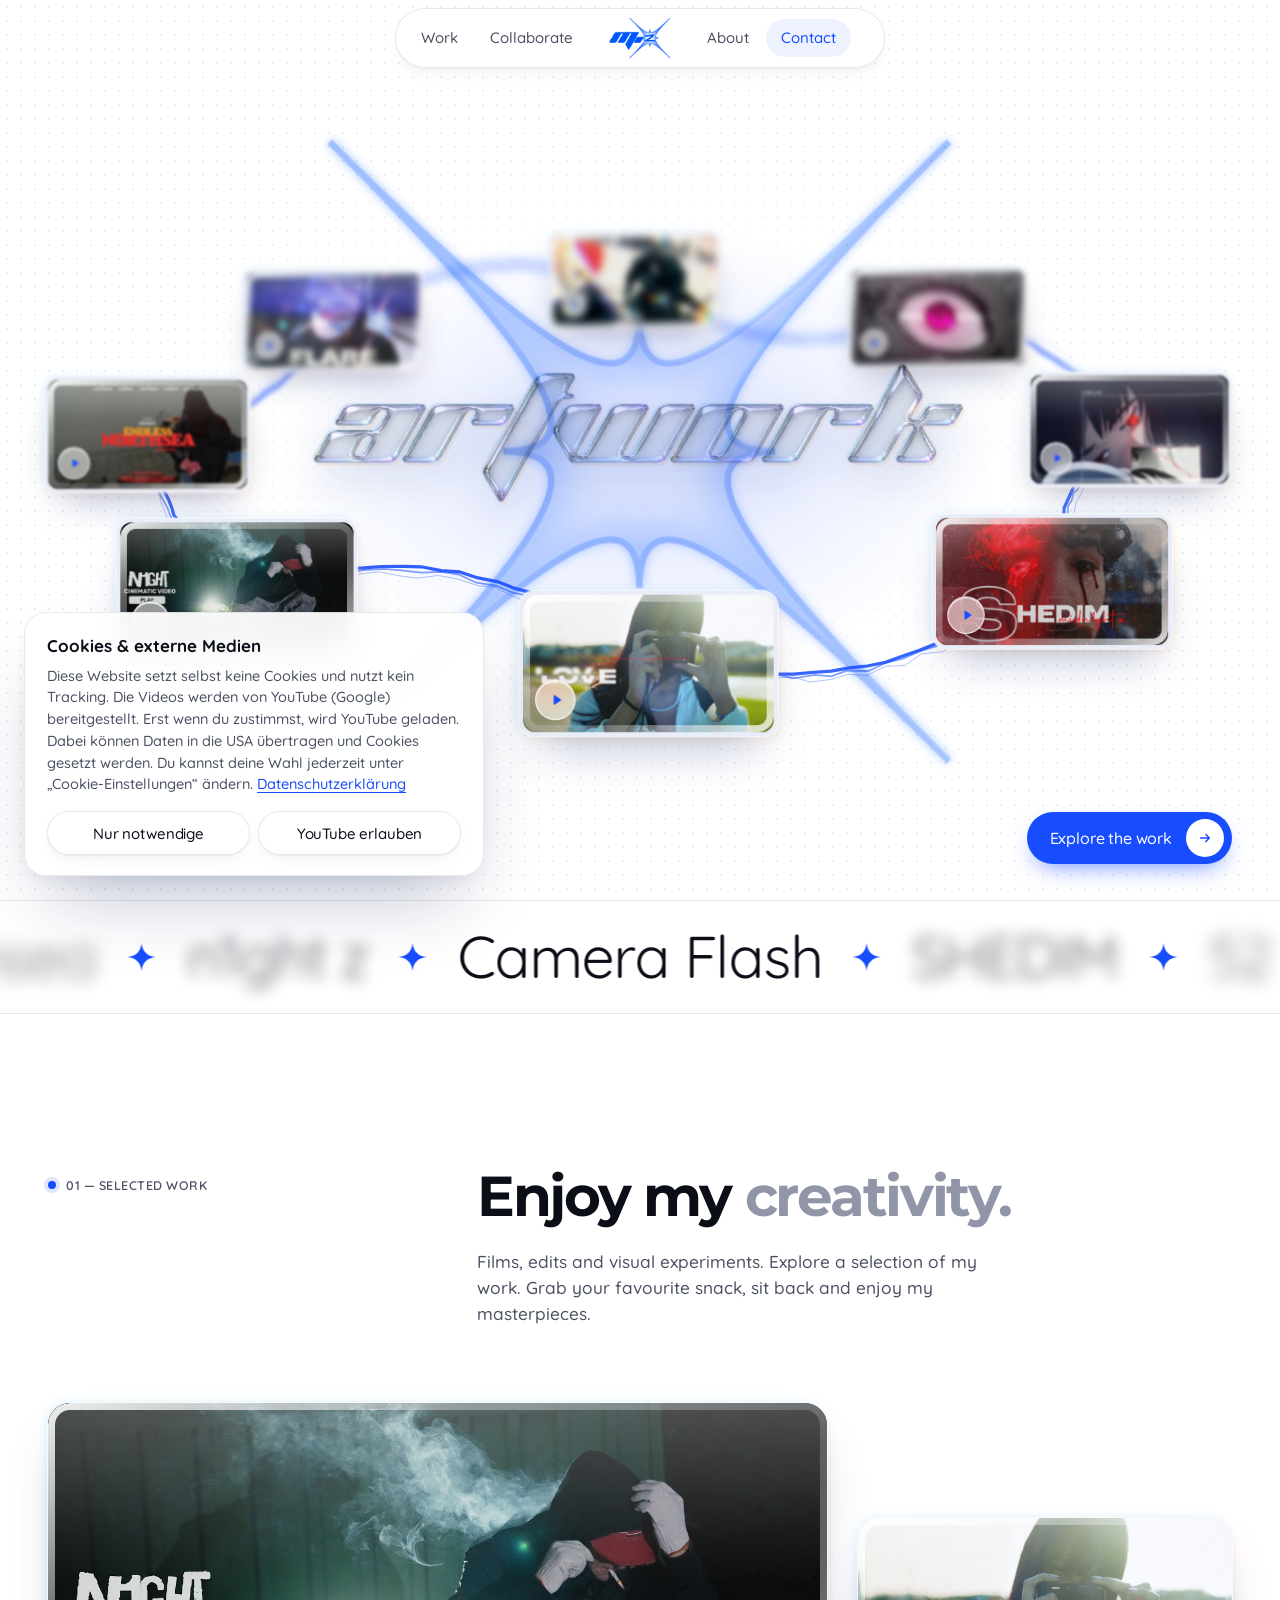
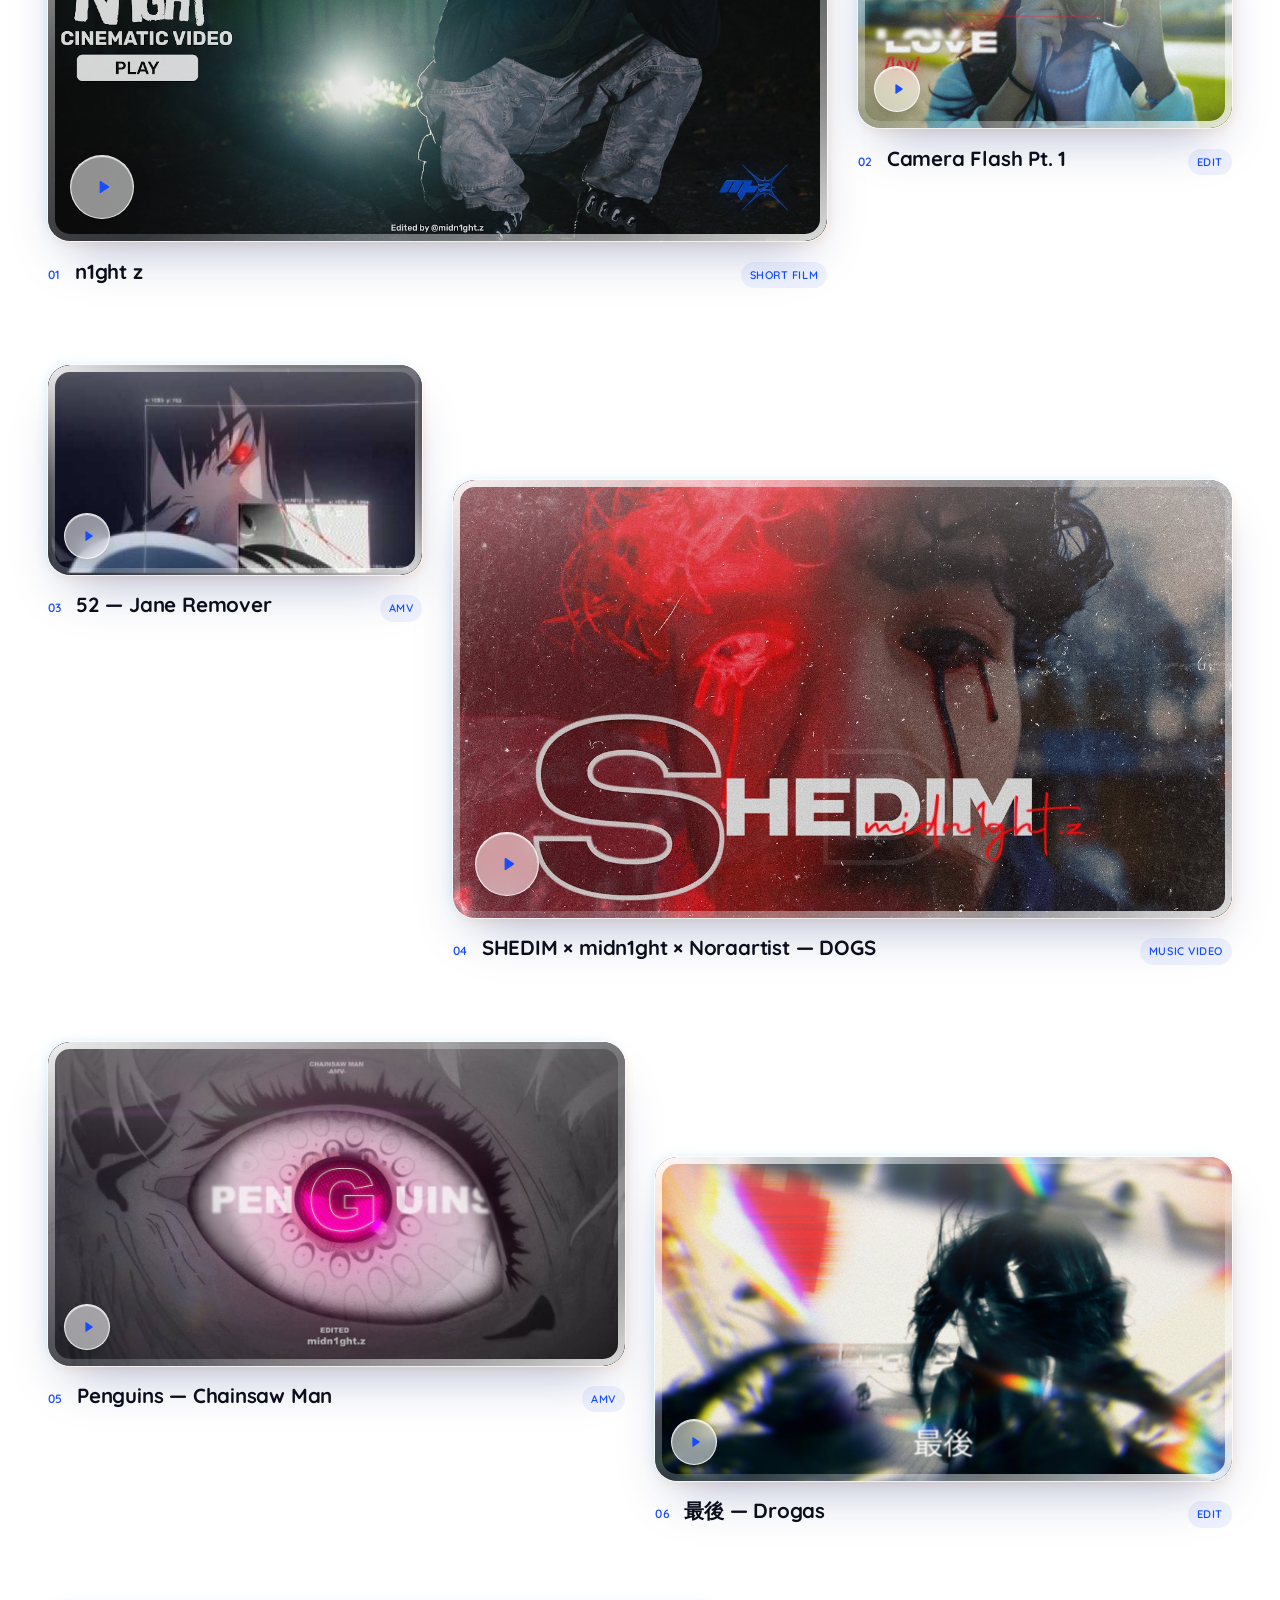
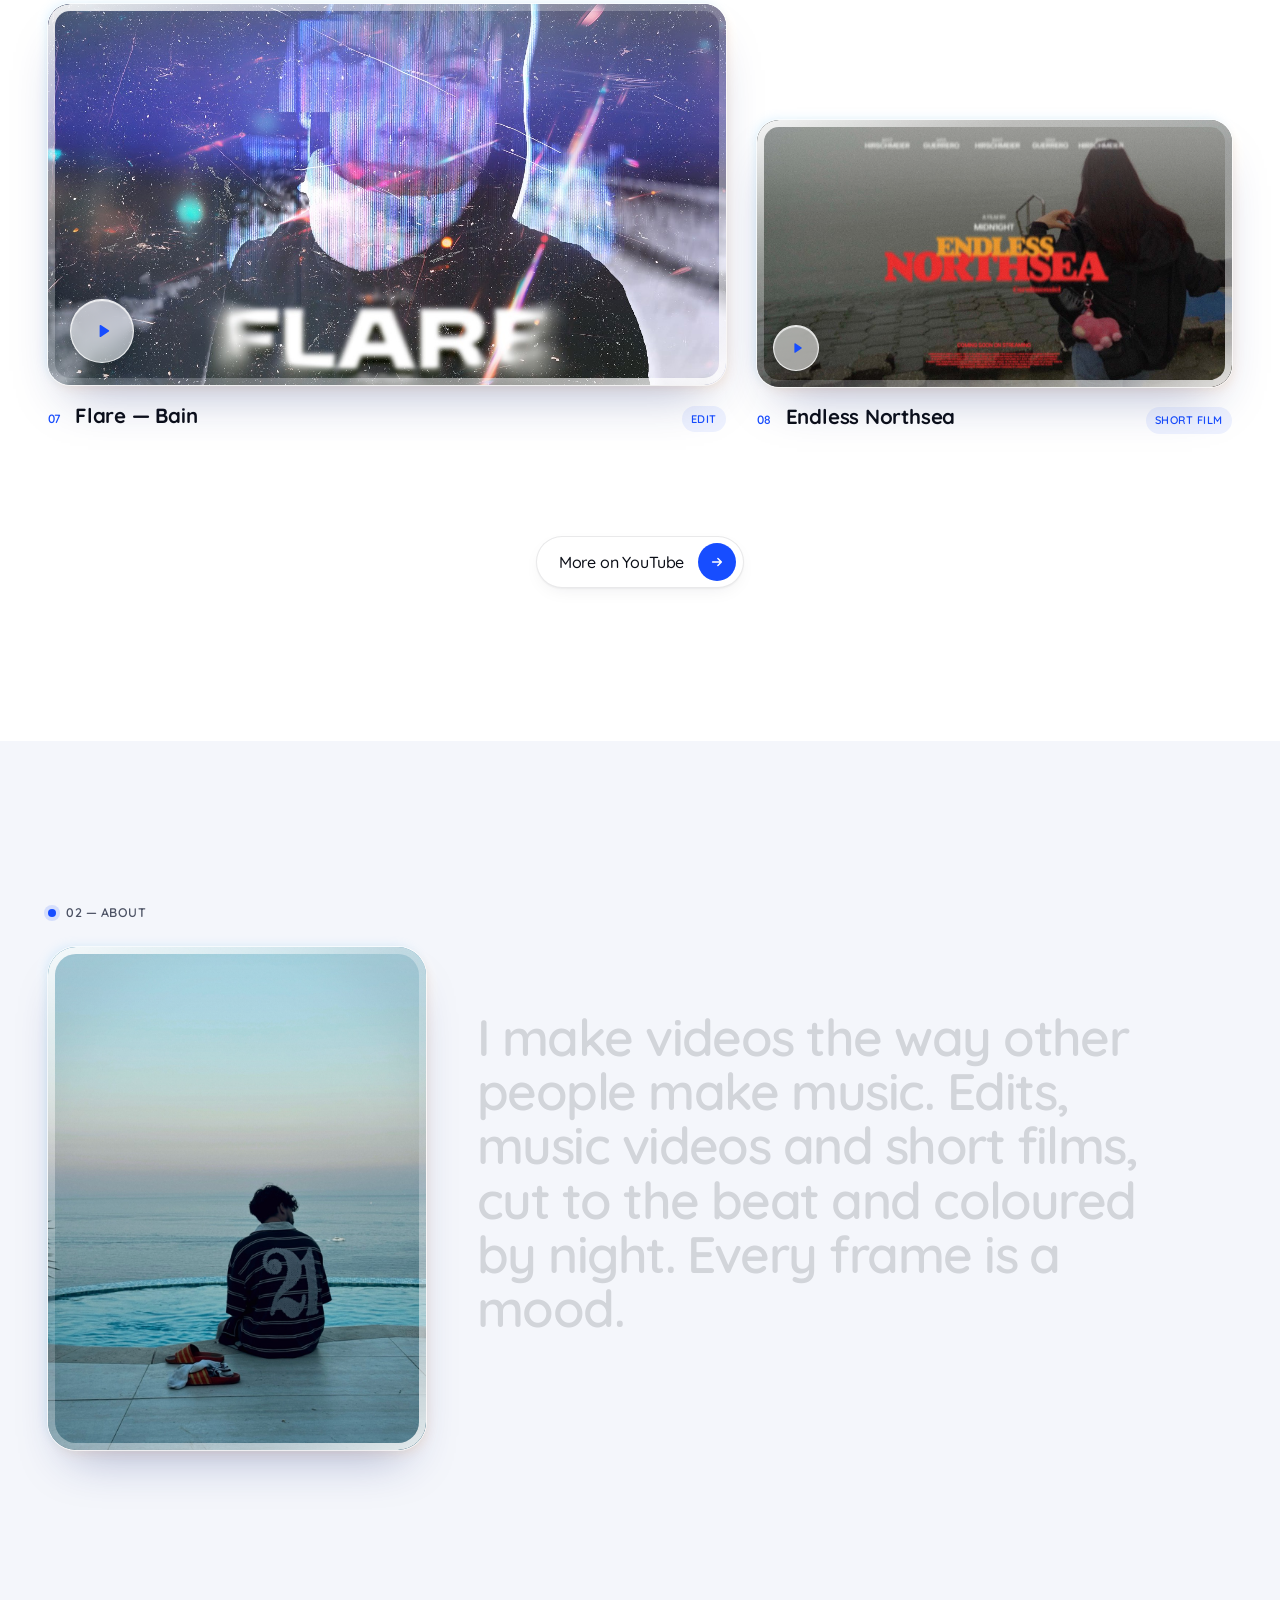
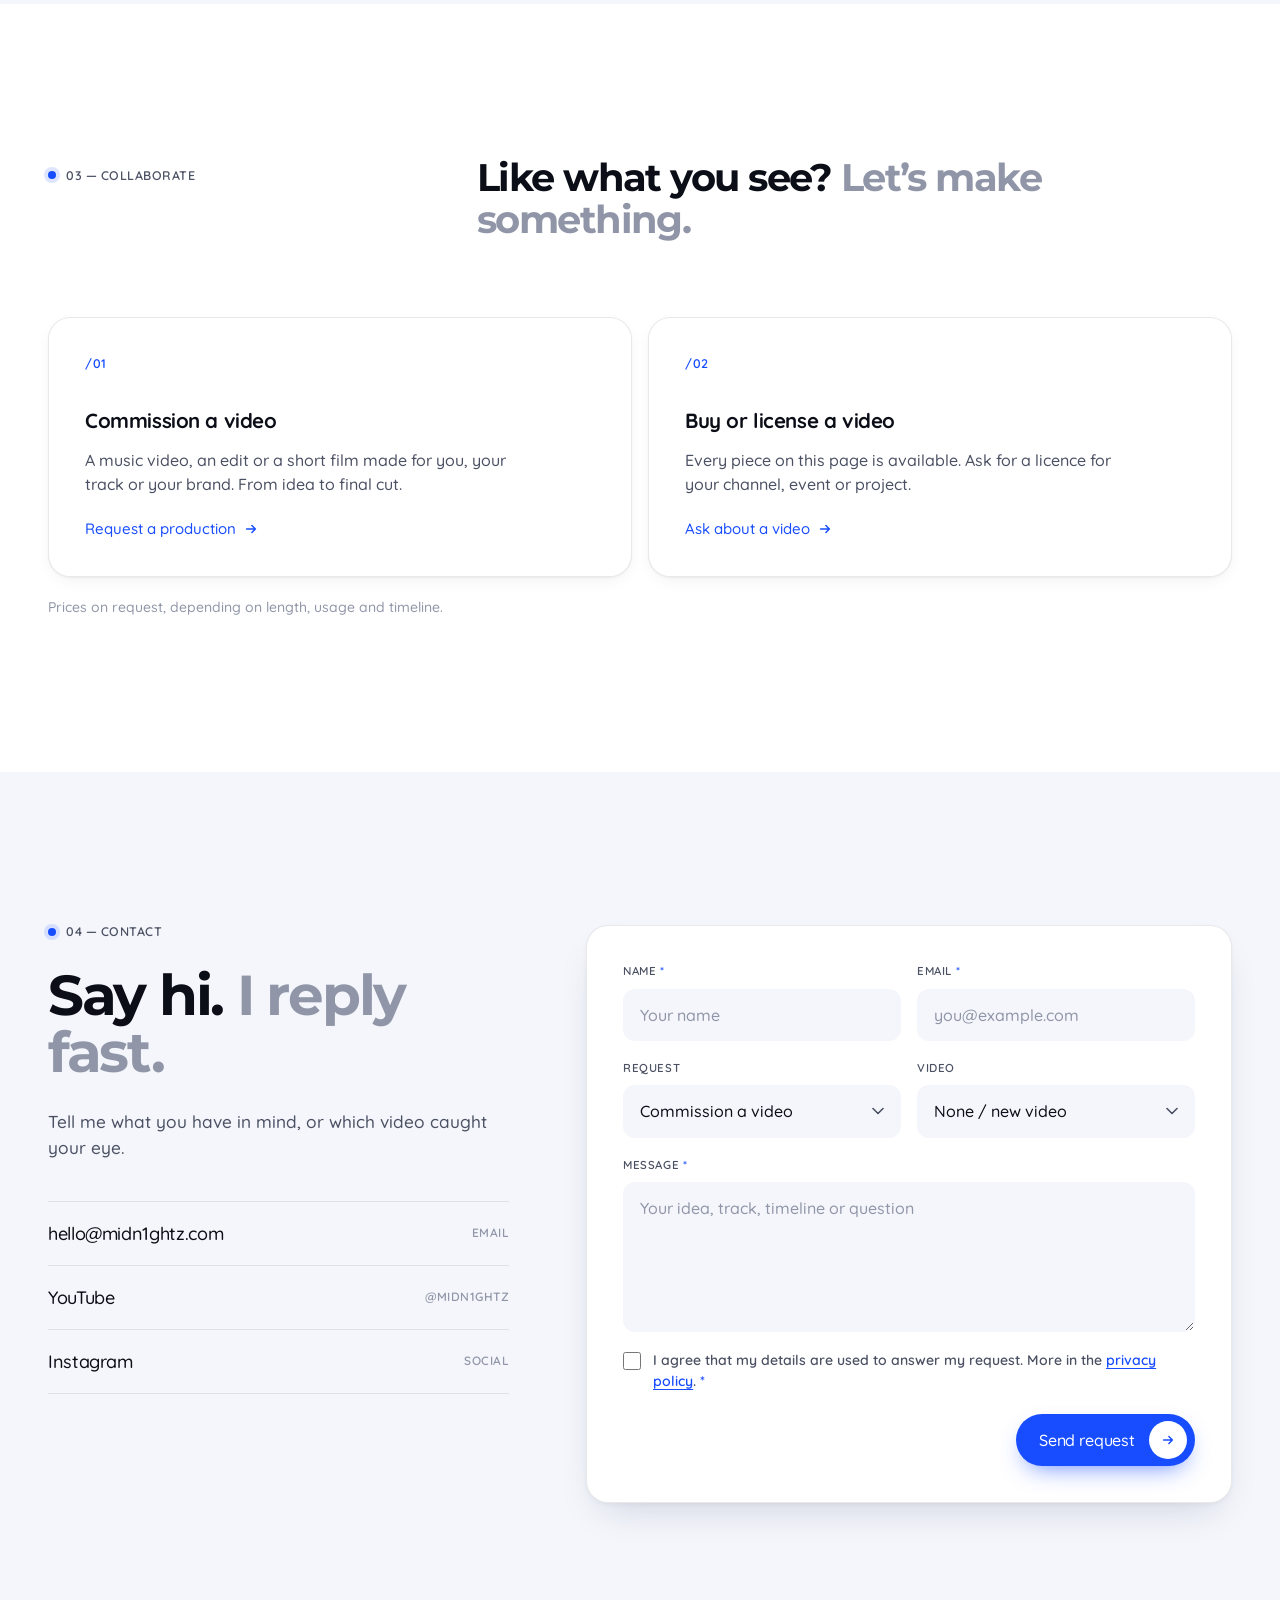
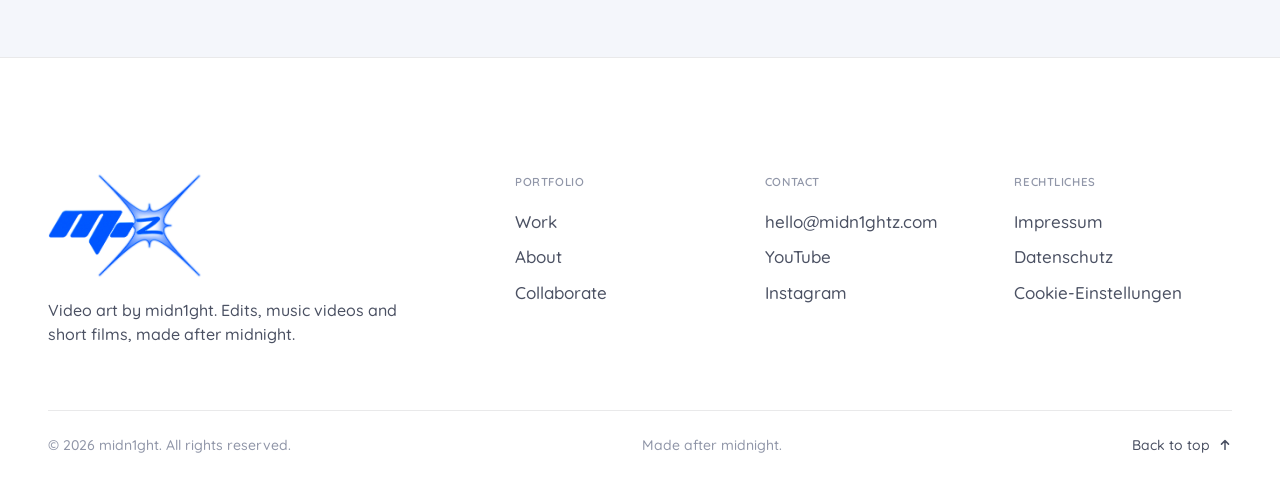
<file: index.html>
<!doctype html>
<html lang="en" class="no-js">
<head>
  <meta charset="utf-8">
  <meta name="viewport" content="width=device-width, initial-scale=1, viewport-fit=cover">
  <title>midn1ght — Video art, edits &amp; music videos</title>
  <meta name="description" content="The video portfolio of midn1ght: edits, music videos and short films. Watch the work, then commission or buy a video.">
  <link rel="canonical" href="https://www.midn1ghtz.com/">
  <meta name="theme-color" content="#ffffff">

  <!-- Open Graph / social preview -->
  <meta property="og:type" content="website">
  <meta property="og:site_name" content="midn1ght">
  <meta property="og:title" content="midn1ght — Video art, edits &amp; music videos">
  <meta property="og:description" content="Edits, music videos and short films. Cut to the beat, coloured by night.">
  <meta property="og:url" content="https://www.midn1ghtz.com/">
  <meta property="og:image" content="https://www.midn1ghtz.com/assets/img/og-image.png">
  <meta property="og:image:width" content="1200">
  <meta property="og:image:height" content="630">
  <meta name="twitter:card" content="summary_large_image">

  <!-- Icons -->
  <link rel="icon" href="assets/img/favicon-32.png" sizes="32x32" type="image/png">
  <link rel="apple-touch-icon" href="assets/img/apple-touch-icon.png">
  <link rel="manifest" href="site.webmanifest">
  <link rel="preload" href="assets/fonts/montserrat-latin-wght.woff2" as="font" type="font/woff2" crossorigin>
  <link rel="preload" href="assets/fonts/quicksand-variable.woff2" as="font" type="font/woff2" crossorigin>
  <link rel="stylesheet" href="assets/css/style.css?v=4">
  <script>document.documentElement.classList.replace('no-js', 'js');</script>

  <script type="application/ld+json">
  {
    "@context": "https://schema.org",
    "@type": "Person",
    "name": "midn1ght",
    "url": "https://www.midn1ghtz.com/",
    "image": "https://www.midn1ghtz.com/assets/img/icon-512.png",
    "description": "Video artist: edits, music videos and short films.",
    "email": "hello@midn1ghtz.com",
    "sameAs": ["https://www.youtube.com/@midn1ghtz"]
  }
  </script>
</head>
<body class="glass-thumbs">
  <!-- Icon sprite -->
  <svg width="0" height="0" style="position:absolute" aria-hidden="true">
    <symbol id="i-arrow" viewBox="0 0 16 16"><path d="M3 8h10M9 4l4 4-4 4" fill="none" stroke="currentColor" stroke-width="1.7" stroke-linecap="round" stroke-linejoin="round"/></symbol>
    <symbol id="i-arrow-up" viewBox="0 0 16 16"><path d="M8 13V3M4 7l4-4 4 4" fill="none" stroke="currentColor" stroke-width="1.7" stroke-linecap="round" stroke-linejoin="round"/></symbol>
    <symbol id="i-check" viewBox="0 0 16 16"><path d="M4 8.4 6.7 11 12 5.5" fill="none" stroke="currentColor" stroke-width="2" stroke-linecap="round" stroke-linejoin="round"/></symbol>
    <symbol id="i-play" viewBox="0 0 16 16"><path d="M5 3.2v9.6c0 .5.6.8 1 .5l7.2-4.8c.4-.3.4-.8 0-1.1L6 2.7c-.4-.3-1 0-1 .5Z" fill="currentColor"/></symbol>
    <symbol id="i-close" viewBox="0 0 16 16"><path d="M4 4l8 8M12 4l-8 8" fill="none" stroke="currentColor" stroke-width="1.8" stroke-linecap="round"/></symbol>
    <filter id="warp" x="-5%" y="-20%" width="110%" height="140%" color-interpolation-filters="sRGB">
      <feTurbulence id="warp-turb" type="fractalNoise" baseFrequency="0.008 0.05" numOctaves="2" seed="7" result="noise"/>
      <feDisplacementMap id="warp-disp" in="SourceGraphic" in2="noise" scale="0" xChannelSelector="R" yChannelSelector="G"/>
    </filter>
    <symbol id="i-star" viewBox="0 0 100 100"><path d="M50 0C53 30 70 47 100 50C70 53 53 70 50 100C47 70 30 53 0 50C30 47 47 30 50 0Z" fill="currentColor"/></symbol>
  </svg>

  <a class="skip-link" href="#main">Skip to content</a>

  <!-- ============ Header ============ -->
  <header class="site-header" data-header>
    <div class="container site-header__inner">
      <div class="header-bar">
        <nav class="nav nav--left" aria-label="Main">
          <a href="index.html#work">Work</a>
          <a href="index.html#collab">Collaborate</a>
        </nav>
        <a class="logo" href="index.html" aria-label="midn1ght — home">
          <img class="logo__img" src="assets/img/logo-sm.png" srcset="assets/img/logo-sm.png 234w, assets/img/logo.png 702w" sizes="80px" width="234" height="160" alt="midn1ght">
        </a>
        <nav class="nav nav--right" aria-label="More">
          <a href="index.html#about">About</a>
          <a href="index.html#contact">Contact</a>
        </nav>
      </div>
      <button class="menu-toggle" type="button" aria-expanded="false" aria-controls="mobile-menu" aria-label="Open menu"><span></span><span></span></button>
    </div>
  </header>

  <div class="mobile-menu" id="mobile-menu" inert>
    <nav class="mobile-menu__links" aria-label="Mobile">
      <a href="index.html#work">Work <small>01</small></a>
      <a href="index.html#about">About <small>02</small></a>
      <a href="index.html#collab">Collaborate <small>03</small></a>
      <a href="index.html#contact">Contact <small>04</small></a>
    </nav>
    <div class="mobile-menu__foot">
      <a class="btn btn--accent btn--block" href="index.html#contact">Get in touch <span class="btn__icon"><svg width="14" height="14"><use href="#i-arrow"/></svg></span></a>
      <p>hello@midn1ghtz.com</p>
    </div>
  </div>
  <!-- ============ /Header ============ -->

  <main id="main">
    <!-- ============ Showcase (3D ring of videos) ============ -->
    <!-- Videos: each card needs data-video (YouTube ID) and data-title. Thumbnails live in assets/img/videos/. -->
    <section class="showcase" id="top" aria-labelledby="top-title" data-showcase>
      <div class="showcase__sticky">
        <div class="showcase__glow" aria-hidden="true">
          <img class="showcase__star" src="assets/img/star.png" width="540" height="540" alt="">
        </div>
        <h1 class="showcase__title" id="top-title"><span class="wordmark" data-warp><img class="showcase__line showcase__wordmark" src="assets/img/artwork.webp" width="2000" height="667" alt="Artwork"></span><span class="sr-only"> by midn1ght</span></h1>
        <div class="showcase__stage">
          <div class="showcase__ring" data-ring>
            <button class="showcase__card" type="button" style="--i:0" data-video="0vl33gfI594" data-title="n1ght z"><span class="tilt" data-tilt><img src="assets/img/videos/0vl33gfI594.jpg" alt="" width="1280" height="720"><span class="play-badge"><svg width="14" height="14"><use href="#i-play"/></svg></span></span><span class="sr-only">Play “n1ght z”</span></button>
            <button class="showcase__card" type="button" style="--i:1" data-video="E9KSWnn4AkE" data-title="Camera Flash Pt. 1"><span class="tilt" data-tilt><img src="assets/img/videos/E9KSWnn4AkE.jpg" alt="" width="1280" height="720"><span class="play-badge"><svg width="14" height="14"><use href="#i-play"/></svg></span></span><span class="sr-only">Play “Camera Flash Pt. 1”</span></button>
            <button class="showcase__card" type="button" style="--i:2" data-video="DTlzzOFIpUI" data-title="DOGS — Music video"><span class="tilt" data-tilt><img src="assets/img/videos/DTlzzOFIpUI.jpg" alt="" width="1280" height="720"><span class="play-badge"><svg width="14" height="14"><use href="#i-play"/></svg></span></span><span class="sr-only">Play “DOGS — Music video”</span></button>
            <button class="showcase__card" type="button" style="--i:3" data-video="fPDi1ig6C5U" data-title="52 — AMV"><span class="tilt" data-tilt><img src="assets/img/videos/fPDi1ig6C5U.jpg" alt="" width="480" height="360"><span class="play-badge"><svg width="14" height="14"><use href="#i-play"/></svg></span></span><span class="sr-only">Play “52 — AMV”</span></button>
            <button class="showcase__card" type="button" style="--i:4" data-video="a8Le-u5QT2U" data-title="Penguins — AMV"><span class="tilt" data-tilt><img src="assets/img/videos/a8Le-u5QT2U.jpg" alt="" width="1280" height="720"><span class="play-badge"><svg width="14" height="14"><use href="#i-play"/></svg></span></span><span class="sr-only">Play “Penguins — AMV”</span></button>
            <button class="showcase__card" type="button" style="--i:5" data-video="e7J6bRWpvaU" data-title="最後 — Edit"><span class="tilt" data-tilt><img src="assets/img/videos/e7J6bRWpvaU.jpg" alt="" width="1280" height="720"><span class="play-badge"><svg width="14" height="14"><use href="#i-play"/></svg></span></span><span class="sr-only">Play “最後 — Edit”</span></button>
            <button class="showcase__card" type="button" style="--i:6" data-video="HSmztqRdY_8" data-title="Flare — Edit"><span class="tilt" data-tilt><img src="assets/img/videos/HSmztqRdY_8.jpg" alt="" width="1280" height="720"><span class="play-badge"><svg width="14" height="14"><use href="#i-play"/></svg></span></span><span class="sr-only">Play “Flare — Edit”</span></button>
            <button class="showcase__card" type="button" style="--i:7" data-video="CtoVYPKOXnU" data-title="Endless Northsea"><span class="tilt" data-tilt><img src="assets/img/videos/CtoVYPKOXnU.jpg" alt="" width="1280" height="720"><span class="play-badge"><svg width="14" height="14"><use href="#i-play"/></svg></span></span><span class="sr-only">Play “Endless Northsea”</span></button>
          </div>
        </div>
        <div class="showcase__foot">
          <p class="showcase__hint"><span class="pulse" aria-hidden="true"></span>Edits, music videos &amp; short films. Click a frame to watch.</p>
          <a class="btn btn--accent" href="#work">Explore the work <span class="btn__icon"><svg width="14" height="14"><use href="#i-arrow"/></svg></span></a>
        </div>
      </div>
    </section>

    <!-- ============ Ticker ============ -->
    <div class="ticker" aria-hidden="true">
      <div class="ticker__track" data-ticker>
        <span>n1ght z</span><svg><use href="#i-star"/></svg><span>Camera Flash</span><svg><use href="#i-star"/></svg><span>SHEDIM</span><svg><use href="#i-star"/></svg><span>52</span><svg><use href="#i-star"/></svg><span>Penguins</span><svg><use href="#i-star"/></svg><span>最後</span><svg><use href="#i-star"/></svg><span>Flare</span><svg><use href="#i-star"/></svg><span>Endless Northsea</span><svg><use href="#i-star"/></svg>
        <span>n1ght z</span><svg><use href="#i-star"/></svg><span>Camera Flash</span><svg><use href="#i-star"/></svg><span>SHEDIM</span><svg><use href="#i-star"/></svg><span>52</span><svg><use href="#i-star"/></svg><span>Penguins</span><svg><use href="#i-star"/></svg><span>最後</span><svg><use href="#i-star"/></svg><span>Flare</span><svg><use href="#i-star"/></svg><span>Endless Northsea</span><svg><use href="#i-star"/></svg>
        <span>n1ght z</span><svg><use href="#i-star"/></svg><span>Camera Flash</span><svg><use href="#i-star"/></svg><span>SHEDIM</span><svg><use href="#i-star"/></svg><span>52</span><svg><use href="#i-star"/></svg><span>Penguins</span><svg><use href="#i-star"/></svg><span>最後</span><svg><use href="#i-star"/></svg><span>Flare</span><svg><use href="#i-star"/></svg><span>Endless Northsea</span><svg><use href="#i-star"/></svg>
      </div>
    </div>

    <!-- ============ 01 Work — gallery ============ -->
    <section class="section" id="work" aria-labelledby="work-title">
      <div class="container">
        <div class="section-head">
          <div class="section-head__title"><span class="eyebrow">01 — Selected work</span></div>
          <div class="section-head__title">
            <h2 class="h-1" id="work-title">Enjoy my <span class="muted">creativity.</span></h2>
            <p class="lead">Films, edits and visual experiments. Explore a selection of my work. Grab your favourite snack, sit back and enjoy my masterpieces.</p>
          </div>
        </div>

        <div class="gallery">
          <article class="piece piece--xl reveal">
            <button class="piece__media" type="button" data-video="0vl33gfI594" data-title="n1ght z" aria-label="Play “n1ght z”">
              <span class="tilt" data-tilt><img src="assets/img/videos/0vl33gfI594.jpg" alt="Thumbnail of n1ght z" width="1280" height="720" loading="lazy"><span class="play-badge play-badge--lg"><svg width="18" height="18"><use href="#i-play"/></svg></span></span>
            </button>
            <div class="piece__meta"><span class="piece__num">01</span><h3>n1ght z</h3><span class="piece__tag">Short film</span></div>
          </article>

          <article class="piece piece--sm piece--drop reveal" data-delay="1">
            <button class="piece__media" type="button" data-video="E9KSWnn4AkE" data-title="Camera Flash Pt. 1" aria-label="Play “Camera Flash Pt. 1”">
              <span class="tilt" data-tilt><img src="assets/img/videos/E9KSWnn4AkE.jpg" alt="Thumbnail of Camera Flash Pt. 1" width="1280" height="720" loading="lazy"><span class="play-badge"><svg width="14" height="14"><use href="#i-play"/></svg></span></span>
            </button>
            <div class="piece__meta"><span class="piece__num">02</span><h3>Camera Flash Pt. 1</h3><span class="piece__tag">Edit</span></div>
          </article>

          <article class="piece piece--sm reveal">
            <button class="piece__media" type="button" data-video="fPDi1ig6C5U" data-title="52 — AMV" aria-label="Play “52 — AMV”">
              <span class="tilt" data-tilt><img src="assets/img/videos/fPDi1ig6C5U.jpg" alt="Thumbnail of 52" width="480" height="360" loading="lazy"><span class="play-badge"><svg width="14" height="14"><use href="#i-play"/></svg></span></span>
            </button>
            <div class="piece__meta"><span class="piece__num">03</span><h3>52 — Jane Remover</h3><span class="piece__tag">AMV</span></div>
          </article>

          <article class="piece piece--xl piece--drop reveal" data-delay="1">
            <button class="piece__media" type="button" data-video="DTlzzOFIpUI" data-title="DOGS — Music video" aria-label="Play “DOGS — Music video”">
              <span class="tilt" data-tilt><img src="assets/img/videos/DTlzzOFIpUI.jpg" alt="Thumbnail of the DOGS music video" width="1280" height="720" loading="lazy"><span class="play-badge play-badge--lg"><svg width="18" height="18"><use href="#i-play"/></svg></span></span>
            </button>
            <div class="piece__meta"><span class="piece__num">04</span><h3>SHEDIM × midn1ght × Noraartist — DOGS</h3><span class="piece__tag">Music video</span></div>
          </article>

          <article class="piece piece--md reveal">
            <button class="piece__media" type="button" data-video="a8Le-u5QT2U" data-title="Penguins — AMV" aria-label="Play “Penguins — AMV”">
              <span class="tilt" data-tilt><img src="assets/img/videos/a8Le-u5QT2U.jpg" alt="Thumbnail of Penguins" width="1280" height="720" loading="lazy"><span class="play-badge"><svg width="14" height="14"><use href="#i-play"/></svg></span></span>
            </button>
            <div class="piece__meta"><span class="piece__num">05</span><h3>Penguins — Chainsaw Man</h3><span class="piece__tag">AMV</span></div>
          </article>

          <article class="piece piece--md piece--drop reveal" data-delay="1">
            <button class="piece__media" type="button" data-video="e7J6bRWpvaU" data-title="最後 — Edit" aria-label="Play “最後 — Edit”">
              <span class="tilt" data-tilt><img src="assets/img/videos/e7J6bRWpvaU.jpg" alt="Thumbnail of 最後" width="1280" height="720" loading="lazy"><span class="play-badge"><svg width="14" height="14"><use href="#i-play"/></svg></span></span>
            </button>
            <div class="piece__meta"><span class="piece__num">06</span><h3>最後 — Drogas</h3><span class="piece__tag">Edit</span></div>
          </article>

          <article class="piece piece--lg reveal">
            <button class="piece__media" type="button" data-video="HSmztqRdY_8" data-title="Flare — Edit" aria-label="Play “Flare — Edit”">
              <span class="tilt" data-tilt><img src="assets/img/videos/HSmztqRdY_8.jpg" alt="Thumbnail of Flare" width="1280" height="720" loading="lazy"><span class="play-badge play-badge--lg"><svg width="18" height="18"><use href="#i-play"/></svg></span></span>
            </button>
            <div class="piece__meta"><span class="piece__num">07</span><h3>Flare — Bain</h3><span class="piece__tag">Edit</span></div>
          </article>

          <article class="piece piece--sm piece--drop reveal" data-delay="1">
            <button class="piece__media" type="button" data-video="CtoVYPKOXnU" data-title="Endless Northsea" aria-label="Play “Endless Northsea”">
              <span class="tilt" data-tilt><img src="assets/img/videos/CtoVYPKOXnU.jpg" alt="Thumbnail of Endless Northsea" width="1280" height="720" loading="lazy"><span class="play-badge"><svg width="14" height="14"><use href="#i-play"/></svg></span></span>
            </button>
            <div class="piece__meta"><span class="piece__num">08</span><h3>Endless Northsea</h3><span class="piece__tag">Short film</span></div>
          </article>
        </div>

        <div class="work-cta">
          <a class="btn btn--light" href="https://www.youtube.com/@midn1ghtz" target="_blank" rel="noopener">More on YouTube <span class="btn__icon"><svg width="14" height="14"><use href="#i-arrow"/></svg></span></a>
        </div>
      </div>
    </section>

    <!-- ============ 02 About / statement ============ -->
    <section class="section section--tint" id="about" aria-labelledby="about-title">
      <div class="container approach__grid about">
        <div class="about__side">
          <span class="eyebrow" id="about-title">02 — About</span>
          <figure class="about__figure reveal">
            <span class="tilt about__photo" data-tilt><img src="assets/img/about.jpg" width="1050" height="1400" alt="midn1ght sitting at the edge of a pool, looking out over the sea at dusk" loading="lazy"></span>
          </figure>
        </div>
        <p class="statement" data-statement>I make videos the way other people make music. Edits, music videos and short films, cut to the beat and coloured by night. Every frame is a mood.</p>
      </div>
    </section>

    <!-- ============ 03 Collaborate (kept quiet on purpose) ============ -->
    <section class="section" id="collab" aria-labelledby="collab-title">
      <div class="container">
        <div class="section-head">
          <div class="section-head__title"><span class="eyebrow">03 — Collaborate</span></div>
          <div class="section-head__title">
            <h2 class="h-2" id="collab-title">Like what you see? <span class="muted">Let’s make something.</span></h2>
          </div>
        </div>
        <div class="collab">
          <a class="collab__card reveal" href="#contact" data-request="Commission a video">
            <span class="collab__num">/01</span>
            <h3 class="h-3">Commission a video</h3>
            <p>A music video, an edit or a short film made for you, your track or your brand. From idea to final cut.</p>
            <span class="collab__link">Request a production <svg width="14" height="14" aria-hidden="true"><use href="#i-arrow"/></svg></span>
          </a>
          <a class="collab__card reveal" data-delay="1" href="#contact" data-request="Buy or license a video">
            <span class="collab__num">/02</span>
            <h3 class="h-3">Buy or license a video</h3>
            <p>Every piece on this page is available. Ask for a licence for your channel, event or project.</p>
            <span class="collab__link">Ask about a video <svg width="14" height="14" aria-hidden="true"><use href="#i-arrow"/></svg></span>
          </a>
        </div>
        <p class="collab__note">Prices on request, depending on length, usage and timeline.</p>
      </div>
    </section>

    <!-- ============ 04 Contact ============ -->
    <section class="section section--tint" id="contact" aria-labelledby="contact-title">
      <div class="container contact">
        <div class="contact__aside">
          <span class="eyebrow">04 — Contact</span>
          <h2 class="h-1" id="contact-title">Say hi. <span class="muted">I reply fast.</span></h2>
          <p class="lead">Tell me what you have in mind, or which video caught your eye.</p>
          <div class="contact-links">
            <a href="mailto:hello@midn1ghtz.com">hello@midn1ghtz.com <span>Email</span></a>
            <a href="https://www.youtube.com/@midn1ghtz" target="_blank" rel="noopener">YouTube <span>@midn1ghtz</span></a>
            <a href="https://www.instagram.com/" target="_blank" rel="noopener">Instagram <span>Social</span></a>
          </div>
        </div>

        <!--
          FORM SETUP: set data-endpoint to where the form should be sent.
            ""                                → opens the visitor's email app (mailto fallback, works everywhere)
            "contact.php"                     → PHP hosting — edit contact.php
            "https://formspree.io/f/XXXXXXX"  → Formspree or any service that accepts POST + JSON
        -->
        <form class="form" data-form data-endpoint="" data-mailto="hello@midn1ghtz.com" novalidate>
          <div class="field">
            <label for="f-name">Name <span class="req">*</span></label>
            <input class="input" id="f-name" name="name" type="text" autocomplete="name" required placeholder="Your name">
          </div>
          <div class="field">
            <label for="f-email">Email <span class="req">*</span></label>
            <input class="input" id="f-email" name="email" type="email" autocomplete="email" required placeholder="you@example.com">
          </div>
          <div class="field">
            <label for="f-request">Request</label>
            <select class="input" id="f-request" name="request">
              <option value="Commission a video">Commission a video</option>
              <option value="Buy or license a video">Buy or license a video</option>
              <option value="Something else">Something else</option>
            </select>
          </div>
          <div class="field">
            <label for="f-video">Video</label>
            <select class="input" id="f-video" name="video">
              <option value="">None / new video</option>
              <option value="n1ght z">n1ght z</option>
              <option value="Camera Flash Pt. 1">Camera Flash Pt. 1</option>
              <option value="DOGS — Music video">DOGS — Music video</option>
              <option value="52 — AMV">52 — AMV</option>
              <option value="Penguins — AMV">Penguins — AMV</option>
              <option value="最後 — Edit">最後 — Edit</option>
              <option value="Flare — Edit">Flare — Edit</option>
              <option value="Endless Northsea">Endless Northsea</option>
            </select>
          </div>
          <div class="field field--full">
            <label for="f-message">Message <span class="req">*</span></label>
            <textarea class="input" id="f-message" name="message" required placeholder="Your idea, track, timeline or question"></textarea>
          </div>
          <div class="hp" aria-hidden="true">
            <label for="f-company-url">Leave this field empty</label>
            <input id="f-company-url" name="company_url" type="text" tabindex="-1" autocomplete="off">
          </div>
          <div class="field field--full">
            <label class="consent"><input type="checkbox" name="consent" value="yes" required><span>I agree that my details are used to answer my request. More in the <a href="privacy.html">privacy policy</a>. <span class="req">*</span></span></label>
          </div>
          <div class="form__foot">
            <p class="form__status" role="status" data-status></p>
            <button class="btn btn--accent" type="submit">Send request <span class="btn__icon"><svg width="14" height="14"><use href="#i-arrow"/></svg></span></button>
          </div>
        </form>
      </div>
    </section>
  </main>

  <!-- ============ Video overlay ============ -->
  <div class="player" data-player hidden>
    <div class="player__backdrop" data-player-close></div>
    <div class="player__dialog" role="dialog" aria-modal="true" aria-labelledby="player-title">
      <div class="player__frame" data-player-frame></div>
      <div class="player__bar">
        <p class="player__title" id="player-title" data-player-title></p>
        <a class="player__ask" href="#contact" data-player-ask>Ask about this video <svg width="14" height="14" aria-hidden="true"><use href="#i-arrow"/></svg></a>
      </div>
      <button class="player__close" type="button" data-player-close aria-label="Close video"><svg width="18" height="18" aria-hidden="true"><use href="#i-close"/></svg></button>
    </div>
  </div>

  <!-- ============ Footer ============ -->
  <footer class="site-footer">
    <div class="container">
      <div class="footer-grid">
        <div class="footer-brand">
          <a class="footer-logo" href="index.html" aria-label="midn1ght — home">
            <img src="assets/img/logo.png" width="702" height="480" alt="midn1ght" loading="lazy">
          </a>
          <p>Video art by midn1ght. Edits, music videos and short films, made after midnight.</p>
        </div>
        <div class="footer-col">
          <h4>Portfolio</h4>
          <a href="index.html#work">Work</a>
          <a href="index.html#about">About</a>
          <a href="index.html#collab">Collaborate</a>
        </div>
        <div class="footer-col">
          <h4>Contact</h4>
          <a href="mailto:hello@midn1ghtz.com">hello@midn1ghtz.com</a>
          <a href="https://www.youtube.com/@midn1ghtz" target="_blank" rel="noopener">YouTube</a>
          <a href="https://www.instagram.com/" target="_blank" rel="noopener">Instagram</a>
        </div>
        <div class="footer-col">
          <h4>Rechtliches</h4>
          <a href="legal-notice.html">Impressum</a>
          <a href="privacy.html">Datenschutz</a>
          <button class="footer-link" type="button" data-consent-settings>Cookie-Einstellungen</button>
        </div>
      </div>
      <div class="footer-bottom">
        <span>© <span data-year>2026</span> midn1ght. All rights reserved.</span>
        <span>Made after midnight.</span>
        <a class="to-top" href="#main">Back to top <svg width="14" height="14" aria-hidden="true"><use href="#i-arrow-up"/></svg></a>
      </div>
    </div>
  </footer>
  <!-- ============ /Footer ============ -->

  <script src="assets/js/main.js?v=4" defer></script>
</body>
</html>
</file>
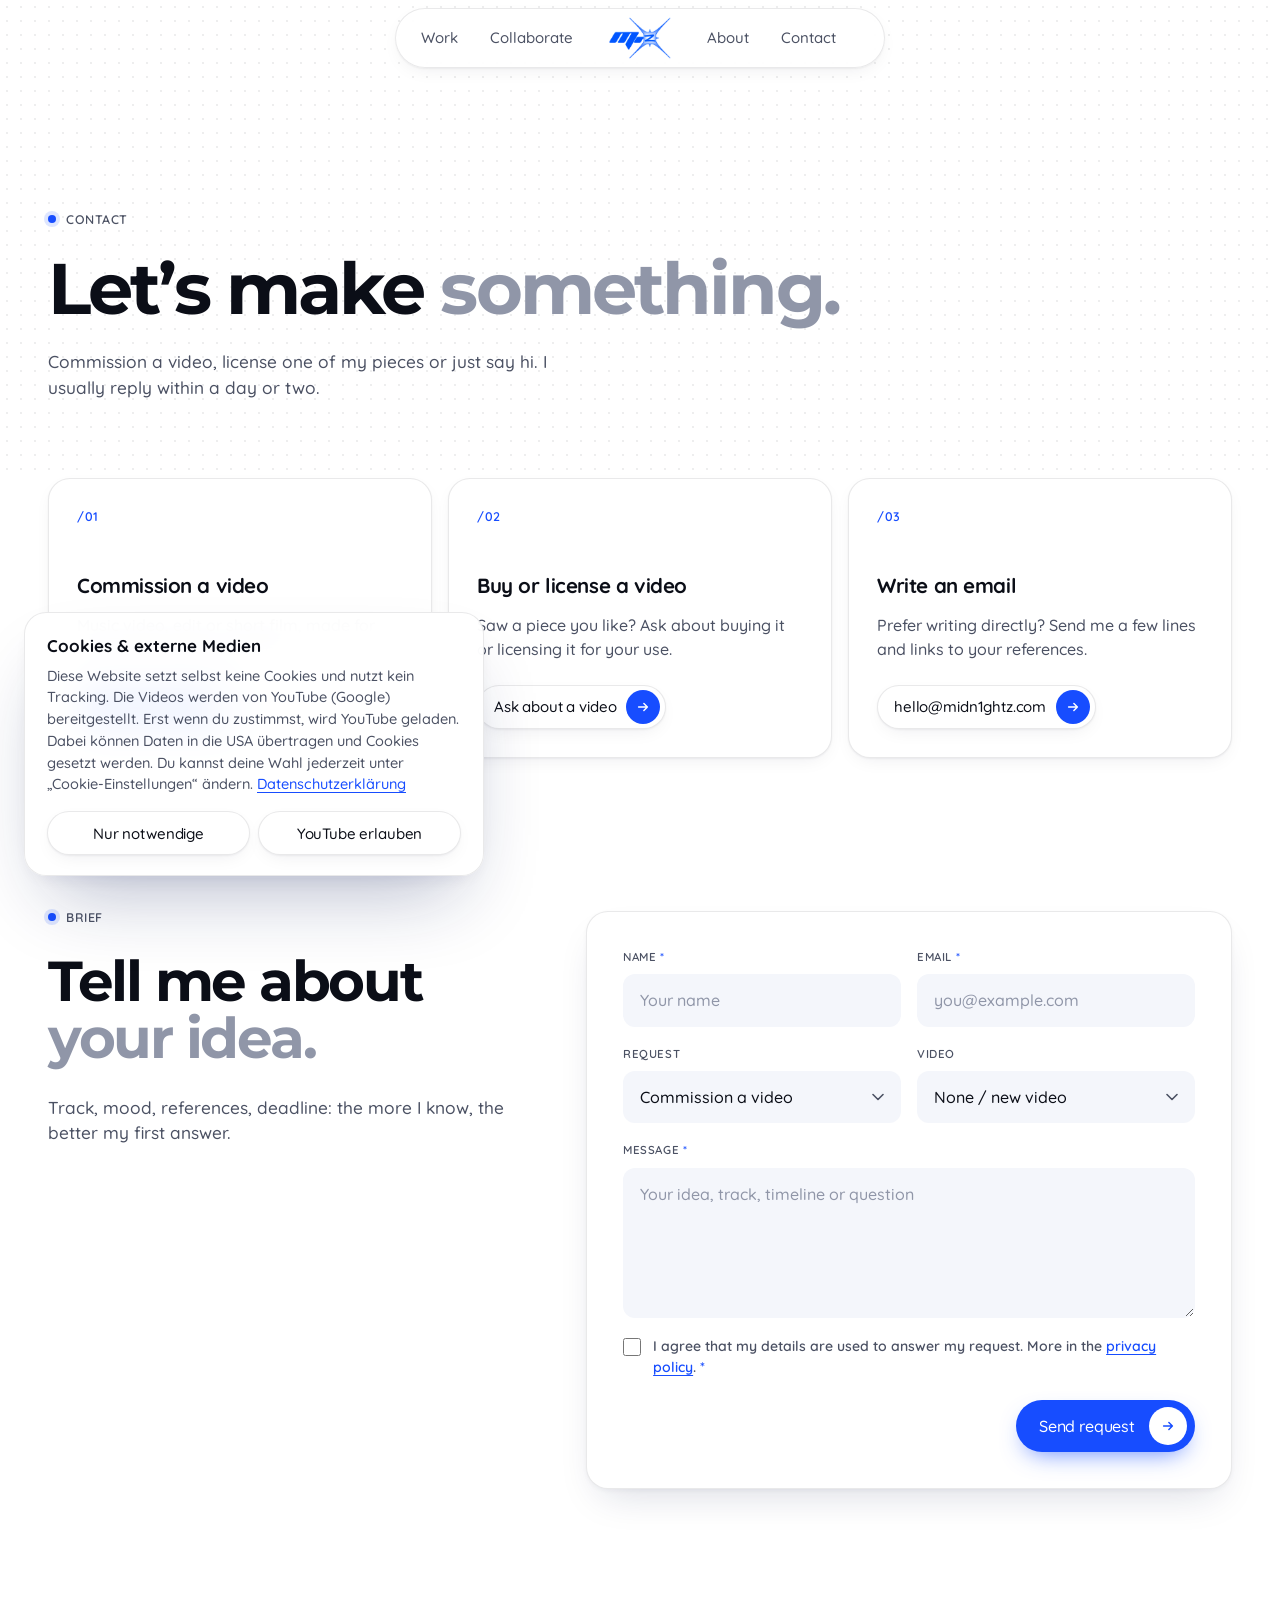
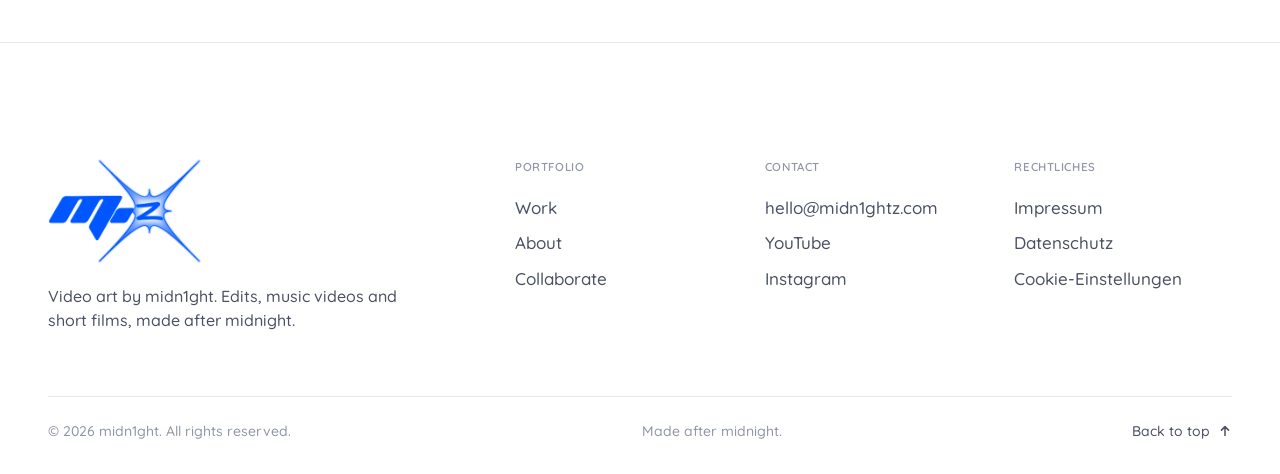
<file: contact.html>
<!doctype html>
<html lang="en" class="no-js">
<head>
  <meta charset="utf-8">
  <meta name="viewport" content="width=device-width, initial-scale=1, viewport-fit=cover">
  <title>Contact — midn1ght</title>
  <meta name="description" content="Commission a video or license a piece by midn1ght.">
  <link rel="canonical" href="https://www.midn1ghtz.com/contact.html">
  <meta name="theme-color" content="#ffffff">
  <meta property="og:type" content="website">
  <meta property="og:site_name" content="midn1ghtz">
  <meta property="og:title" content="Contact — midn1ghtz">
  <meta property="og:description" content="Book a call, email us or send a brief. midn1ghtz replies within one business day.">
  <meta property="og:image" content="https://www.midn1ghtz.com/assets/img/og-image.png">
  <link rel="icon" href="assets/img/favicon-32.png" sizes="32x32" type="image/png">
  <link rel="apple-touch-icon" href="assets/img/apple-touch-icon.png">
  <link rel="manifest" href="site.webmanifest">
  <link rel="preload" href="assets/fonts/montserrat-latin-wght.woff2" as="font" type="font/woff2" crossorigin>
  <link rel="preload" href="assets/fonts/quicksand-variable.woff2" as="font" type="font/woff2" crossorigin>
  <link rel="stylesheet" href="assets/css/style.css?v=4">
  <script>document.documentElement.classList.replace('no-js', 'js');</script>
</head>
<body>
  <!-- Icon sprite -->
  <svg width="0" height="0" style="position:absolute" aria-hidden="true">
    <symbol id="i-arrow" viewBox="0 0 16 16"><path d="M3 8h10M9 4l4 4-4 4" fill="none" stroke="currentColor" stroke-width="1.7" stroke-linecap="round" stroke-linejoin="round"/></symbol>
    <symbol id="i-arrow-up" viewBox="0 0 16 16"><path d="M8 13V3M4 7l4-4 4 4" fill="none" stroke="currentColor" stroke-width="1.7" stroke-linecap="round" stroke-linejoin="round"/></symbol>
    <symbol id="i-check" viewBox="0 0 16 16"><path d="M4 8.4 6.7 11 12 5.5" fill="none" stroke="currentColor" stroke-width="2" stroke-linecap="round" stroke-linejoin="round"/></symbol>
    <symbol id="i-play" viewBox="0 0 16 16"><path d="M5 3.2v9.6c0 .5.6.8 1 .5l7.2-4.8c.4-.3.4-.8 0-1.1L6 2.7c-.4-.3-1 0-1 .5Z" fill="currentColor"/></symbol>
    <symbol id="i-close" viewBox="0 0 16 16"><path d="M4 4l8 8M12 4l-8 8" fill="none" stroke="currentColor" stroke-width="1.8" stroke-linecap="round"/></symbol>
    <symbol id="i-star" viewBox="0 0 100 100"><path d="M50 0C53 30 70 47 100 50C70 53 53 70 50 100C47 70 30 53 0 50C30 47 47 30 50 0Z" fill="currentColor"/></symbol>
  </svg>

  <a class="skip-link" href="#main">Skip to content</a>

  <!-- ============ Header ============ -->
  <header class="site-header" data-header>
    <div class="container site-header__inner">
      <div class="header-bar">
        <nav class="nav nav--left" aria-label="Main">
          <a href="index.html#work">Work</a>
          <a href="index.html#collab">Collaborate</a>
        </nav>
        <a class="logo" href="index.html" aria-label="midn1ght — home">
          <img class="logo__img" src="assets/img/logo-sm.png" srcset="assets/img/logo-sm.png 234w, assets/img/logo.png 702w" sizes="80px" width="234" height="160" alt="midn1ght">
        </a>
        <nav class="nav nav--right" aria-label="More">
          <a href="index.html#about">About</a>
          <a href="index.html#contact">Contact</a>
        </nav>
      </div>
      <button class="menu-toggle" type="button" aria-expanded="false" aria-controls="mobile-menu" aria-label="Open menu"><span></span><span></span></button>
    </div>
  </header>

  <div class="mobile-menu" id="mobile-menu" inert>
    <nav class="mobile-menu__links" aria-label="Mobile">
      <a href="index.html#work">Work <small>01</small></a>
      <a href="index.html#about">About <small>02</small></a>
      <a href="index.html#collab">Collaborate <small>03</small></a>
      <a href="index.html#contact">Contact <small>04</small></a>
    </nav>
    <div class="mobile-menu__foot">
      <a class="btn btn--accent btn--block" href="index.html#contact">Get in touch <span class="btn__icon"><svg width="14" height="14"><use href="#i-arrow"/></svg></span></a>
      <p>hello@midn1ghtz.com</p>
    </div>
  </div>
  <!-- ============ /Header ============ -->

  <main id="main">
    <section class="page-hero dots-bg">
      <div class="container">
        <span class="eyebrow">Contact</span>
        <h1 class="h-display">Let’s make <span class="muted">something.</span></h1>
        <p class="lead">Commission a video, license one of my pieces or just say hi. I usually reply within a day or two.</p>
      </div>
    </section>

    <section class="section section--tight-top">
      <div class="container">
        <div class="options-grid">
          <article class="option-card reveal">
            <span class="value__num">/01</span>
            <h2 class="h-3">Commission a video</h2>
            <p>Music video, edit or short film, made for your track, project or brand.</p>
            <a class="btn btn--accent btn--sm" href="#brief" data-request="Commission a video">Start a request <span class="btn__icon"><svg width="14" height="14"><use href="#i-arrow"/></svg></span></a>
          </article>
          <article class="option-card reveal" data-delay="1">
            <span class="value__num">/02</span>
            <h2 class="h-3">Buy or license a video</h2>
            <p>Saw a piece you like? Ask about buying it or licensing it for your use.</p>
            <a class="btn btn--light btn--sm" href="#brief" data-request="Buy or license a video">Ask about a video <span class="btn__icon"><svg width="14" height="14"><use href="#i-arrow"/></svg></span></a>
          </article>
          <article class="option-card reveal" data-delay="2">
            <span class="value__num">/03</span>
            <h2 class="h-3">Write an email</h2>
            <p>Prefer writing directly? Send me a few lines and links to your references.</p>
            <a class="btn btn--light btn--sm" href="mailto:hello@midn1ghtz.com">hello@midn1ghtz.com <span class="btn__icon"><svg width="14" height="14"><use href="#i-arrow"/></svg></span></a>
          </article>
        </div>
      </div>
    </section>

    <section class="section section--tight-top" id="brief">
      <div class="container contact">
        <div class="contact__aside">
          <span class="eyebrow">Brief</span>
          <h2 class="h-1">Tell me about <span class="muted">your idea.</span></h2>
          <p class="lead">Track, mood, references, deadline: the more I know, the better my first answer.</p>
        </div>
        <form class="form" data-form data-endpoint="" data-mailto="hello@midn1ghtz.com" novalidate>
          <div class="field">
            <label for="f-name">Name <span class="req">*</span></label>
            <input class="input" id="f-name" name="name" type="text" autocomplete="name" required placeholder="Your name">
          </div>
          <div class="field">
            <label for="f-email">Email <span class="req">*</span></label>
            <input class="input" id="f-email" name="email" type="email" autocomplete="email" required placeholder="you@example.com">
          </div>
          <div class="field">
            <label for="f-request">Request</label>
            <select class="input" id="f-request" name="request">
              <option value="Commission a video">Commission a video</option>
              <option value="Buy or license a video">Buy or license a video</option>
              <option value="Something else">Something else</option>
            </select>
          </div>
          <div class="field">
            <label for="f-video">Video</label>
            <select class="input" id="f-video" name="video">
              <option value="">None / new video</option>
              <option value="n1ght z">n1ght z</option>
              <option value="Camera Flash Pt. 1">Camera Flash Pt. 1</option>
              <option value="DOGS — Music video">DOGS — Music video</option>
              <option value="52 — AMV">52 — AMV</option>
              <option value="Penguins — AMV">Penguins — AMV</option>
              <option value="最後 — Edit">最後 — Edit</option>
              <option value="Flare — Edit">Flare — Edit</option>
              <option value="Endless Northsea">Endless Northsea</option>
            </select>
          </div>
          <div class="field field--full">
            <label for="f-message">Message <span class="req">*</span></label>
            <textarea class="input" id="f-message" name="message" required placeholder="Your idea, track, timeline or question"></textarea>
          </div>
          <div class="hp" aria-hidden="true">
            <label for="f-company-url">Leave this field empty</label>
            <input id="f-company-url" name="company_url" type="text" tabindex="-1" autocomplete="off">
          </div>
          <div class="field field--full">
            <label class="consent"><input type="checkbox" name="consent" value="yes" required><span>I agree that my details are used to answer my request. More in the <a href="privacy.html">privacy policy</a>. <span class="req">*</span></span></label>
          </div>
          <div class="form__foot">
            <p class="form__status" role="status" data-status></p>
            <button class="btn btn--accent" type="submit">Send request <span class="btn__icon"><svg width="14" height="14"><use href="#i-arrow"/></svg></span></button>
          </div>
        </form>
      </div>
    </section>
  </main>

  <!-- ============ Footer ============ -->
  <footer class="site-footer">
    <div class="container">
      <div class="footer-grid">
        <div class="footer-brand">
          <a class="footer-logo" href="index.html" aria-label="midn1ght — home">
            <img src="assets/img/logo.png" width="702" height="480" alt="midn1ght" loading="lazy">
          </a>
          <p>Video art by midn1ght. Edits, music videos and short films, made after midnight.</p>
        </div>
        <div class="footer-col">
          <h4>Portfolio</h4>
          <a href="index.html#work">Work</a>
          <a href="index.html#about">About</a>
          <a href="index.html#collab">Collaborate</a>
        </div>
        <div class="footer-col">
          <h4>Contact</h4>
          <a href="mailto:hello@midn1ghtz.com">hello@midn1ghtz.com</a>
          <a href="https://www.youtube.com/@midn1ghtz" target="_blank" rel="noopener">YouTube</a>
          <a href="https://www.instagram.com/" target="_blank" rel="noopener">Instagram</a>
        </div>
        <div class="footer-col">
          <h4>Rechtliches</h4>
          <a href="legal-notice.html">Impressum</a>
          <a href="privacy.html">Datenschutz</a>
          <button class="footer-link" type="button" data-consent-settings>Cookie-Einstellungen</button>
        </div>
      </div>
      <div class="footer-bottom">
        <span>© <span data-year>2026</span> midn1ght. All rights reserved.</span>
        <span>Made after midnight.</span>
        <a class="to-top" href="#main">Back to top <svg width="14" height="14" aria-hidden="true"><use href="#i-arrow-up"/></svg></a>
      </div>
    </div>
  </footer>
  <!-- ============ /Footer ============ -->

  <script src="assets/js/main.js?v=4" defer></script>
</body>
</html>
</file>
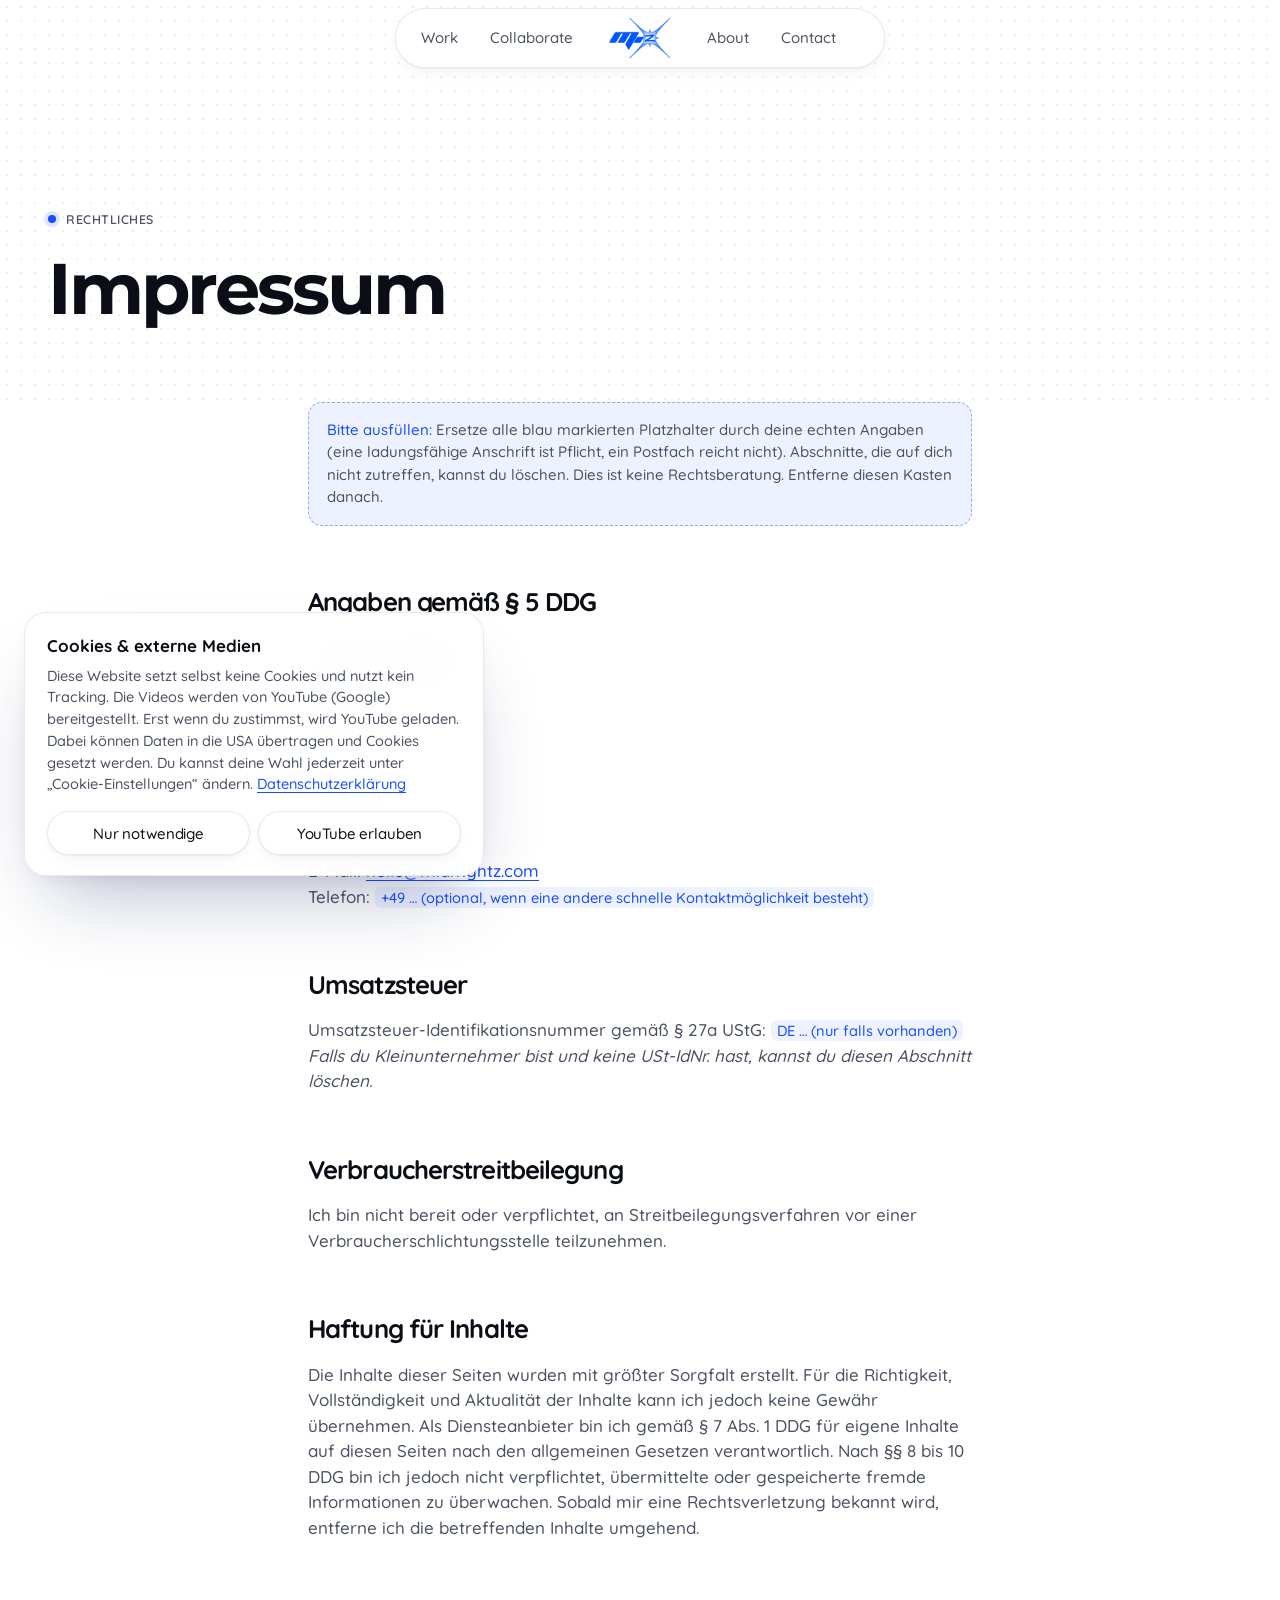
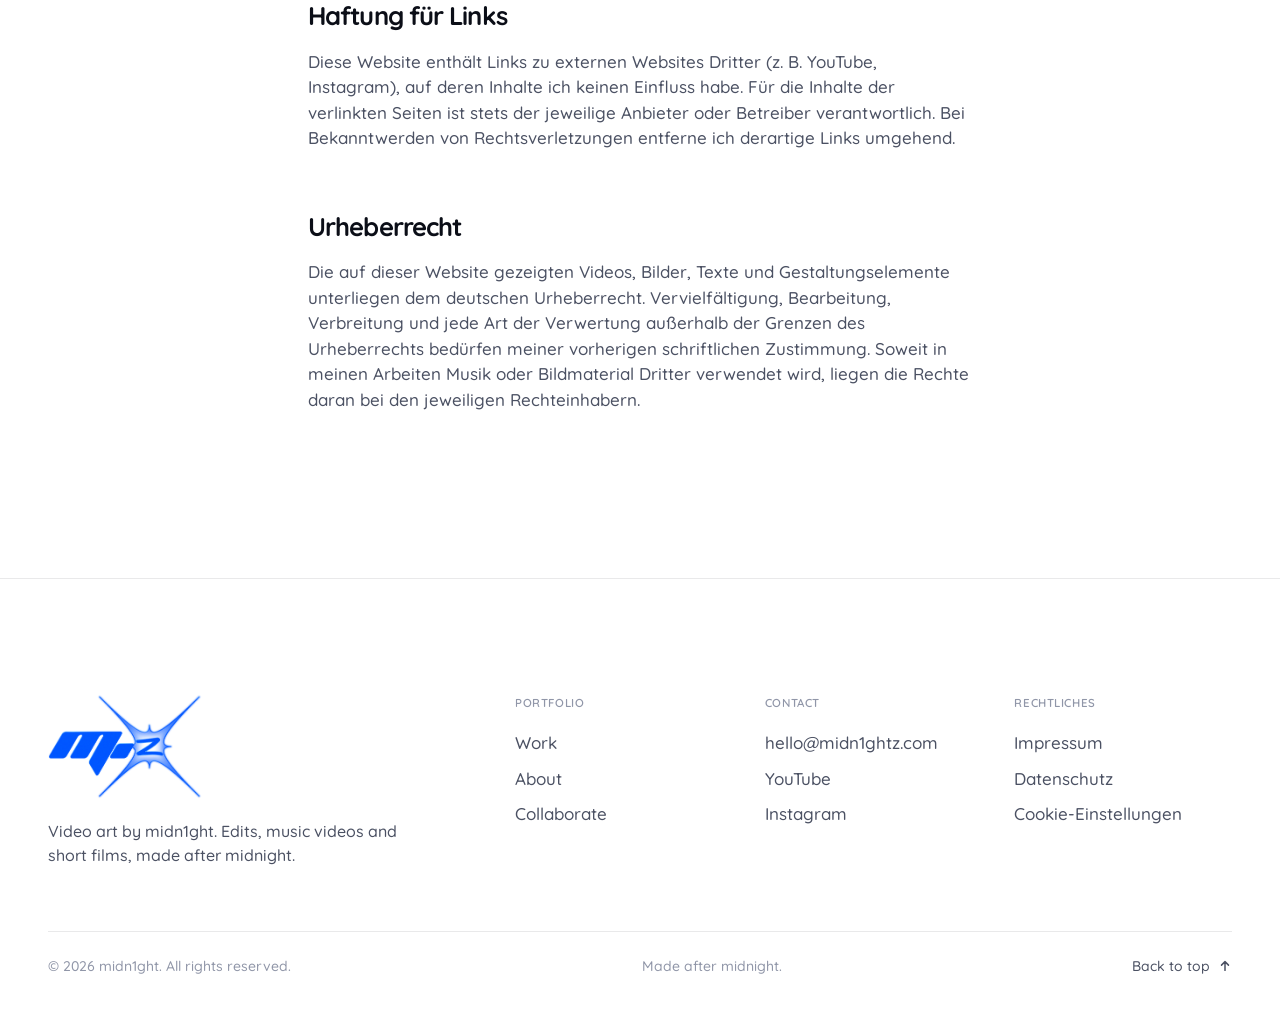
<file: legal-notice.html>
<!doctype html>
<html lang="de" class="no-js">
<head>
  <meta charset="utf-8">
  <meta name="viewport" content="width=device-width, initial-scale=1, viewport-fit=cover">
  <title>Impressum — midn1ght</title>
  <meta name="description" content="Impressum von midn1ght.">
  <link rel="canonical" href="https://www.midn1ghtz.com/legal-notice.html">
  <meta name="theme-color" content="#ffffff">
  <meta property="og:type" content="website">
  <meta property="og:site_name" content="midn1ght">
  <meta property="og:title" content="Impressum — midn1ght">
  <meta property="og:description" content="Impressum von midn1ght.">
  <meta property="og:image" content="https://www.midn1ghtz.com/assets/img/og-image.png">
  <link rel="icon" href="assets/img/favicon-32.png" sizes="32x32" type="image/png">
  <link rel="apple-touch-icon" href="assets/img/apple-touch-icon.png">
  <link rel="manifest" href="site.webmanifest">
  <link rel="preload" href="assets/fonts/montserrat-latin-wght.woff2" as="font" type="font/woff2" crossorigin>
  <link rel="preload" href="assets/fonts/quicksand-variable.woff2" as="font" type="font/woff2" crossorigin>
  <link rel="stylesheet" href="assets/css/style.css?v=4">
  <script>document.documentElement.classList.replace('no-js', 'js');</script>
</head>
<body>
  <!-- Icon sprite -->
  <svg width="0" height="0" style="position:absolute" aria-hidden="true">
    <symbol id="i-arrow" viewBox="0 0 16 16"><path d="M3 8h10M9 4l4 4-4 4" fill="none" stroke="currentColor" stroke-width="1.7" stroke-linecap="round" stroke-linejoin="round"/></symbol>
    <symbol id="i-arrow-up" viewBox="0 0 16 16"><path d="M8 13V3M4 7l4-4 4 4" fill="none" stroke="currentColor" stroke-width="1.7" stroke-linecap="round" stroke-linejoin="round"/></symbol>
    <symbol id="i-check" viewBox="0 0 16 16"><path d="M4 8.4 6.7 11 12 5.5" fill="none" stroke="currentColor" stroke-width="2" stroke-linecap="round" stroke-linejoin="round"/></symbol>
    <symbol id="i-play" viewBox="0 0 16 16"><path d="M5 3.2v9.6c0 .5.6.8 1 .5l7.2-4.8c.4-.3.4-.8 0-1.1L6 2.7c-.4-.3-1 0-1 .5Z" fill="currentColor"/></symbol>
    <symbol id="i-close" viewBox="0 0 16 16"><path d="M4 4l8 8M12 4l-8 8" fill="none" stroke="currentColor" stroke-width="1.8" stroke-linecap="round"/></symbol>
    <symbol id="i-star" viewBox="0 0 100 100"><path d="M50 0C53 30 70 47 100 50C70 53 53 70 50 100C47 70 30 53 0 50C30 47 47 30 50 0Z" fill="currentColor"/></symbol>
  </svg>

  <a class="skip-link" href="#main">Skip to content</a>

  <!-- ============ Header ============ -->
  <header class="site-header" data-header>
    <div class="container site-header__inner">
      <div class="header-bar">
        <nav class="nav nav--left" aria-label="Main">
          <a href="index.html#work">Work</a>
          <a href="index.html#collab">Collaborate</a>
        </nav>
        <a class="logo" href="index.html" aria-label="midn1ght — home">
          <img class="logo__img" src="assets/img/logo-sm.png" srcset="assets/img/logo-sm.png 234w, assets/img/logo.png 702w" sizes="80px" width="234" height="160" alt="midn1ght">
        </a>
        <nav class="nav nav--right" aria-label="More">
          <a href="index.html#about">About</a>
          <a href="index.html#contact">Contact</a>
        </nav>
      </div>
      <button class="menu-toggle" type="button" aria-expanded="false" aria-controls="mobile-menu" aria-label="Open menu"><span></span><span></span></button>
    </div>
  </header>

  <div class="mobile-menu" id="mobile-menu" inert>
    <nav class="mobile-menu__links" aria-label="Mobile">
      <a href="index.html#work">Work <small>01</small></a>
      <a href="index.html#about">About <small>02</small></a>
      <a href="index.html#collab">Collaborate <small>03</small></a>
      <a href="index.html#contact">Contact <small>04</small></a>
    </nav>
    <div class="mobile-menu__foot">
      <a class="btn btn--accent btn--block" href="index.html#contact">Get in touch <span class="btn__icon"><svg width="14" height="14"><use href="#i-arrow"/></svg></span></a>
      <p>hello@midn1ghtz.com</p>
    </div>
  </div>
  <!-- ============ /Header ============ -->

  <main id="main">
    <section class="page-hero dots-bg">
      <div class="container">
        <span class="eyebrow">Rechtliches</span>
        <h1 class="h-display">Impressum</h1>
      </div>
    </section>
    <section class="section section--tight-top">
      <div class="container prose">
        <p class="notice"><span><strong>Bitte ausfüllen:</strong> Ersetze alle blau markierten Platzhalter durch deine echten Angaben (eine ladungsfähige Anschrift ist Pflicht, ein Postfach reicht nicht). Abschnitte, die auf dich nicht zutreffen, kannst du löschen. Dies ist keine Rechtsberatung. Entferne diesen Kasten danach.</span></p>

        <h2>Angaben gemäß § 5 DDG</h2>
        <address>
          <span class="placeholder">Vorname Nachname</span><br>
          <span class="placeholder">Straße Hausnummer</span><br>
          <span class="placeholder">PLZ Ort</span><br>
          Deutschland
        </address>

        <h2>Kontakt</h2>
        <p>E-Mail: <a href="mailto:hello@midn1ghtz.com">hello@midn1ghtz.com</a><br>Telefon: <span class="placeholder">+49 … (optional, wenn eine andere schnelle Kontaktmöglichkeit besteht)</span></p>

        <h2>Umsatzsteuer</h2>
        <p>Umsatzsteuer-Identifikationsnummer gemäß § 27a UStG: <span class="placeholder">DE … (nur falls vorhanden)</span><br>
        <em>Falls du Kleinunternehmer bist und keine USt-IdNr. hast, kannst du diesen Abschnitt löschen.</em></p>

        <h2>Verbraucherstreitbeilegung</h2>
        <p>Ich bin nicht bereit oder verpflichtet, an Streitbeilegungsverfahren vor einer Verbraucherschlichtungsstelle teilzunehmen.</p>

        <h2>Haftung für Inhalte</h2>
        <p>Die Inhalte dieser Seiten wurden mit größter Sorgfalt erstellt. Für die Richtigkeit, Vollständigkeit und Aktualität der Inhalte kann ich jedoch keine Gewähr übernehmen. Als Diensteanbieter bin ich gemäß § 7 Abs. 1 DDG für eigene Inhalte auf diesen Seiten nach den allgemeinen Gesetzen verantwortlich. Nach §§ 8 bis 10 DDG bin ich jedoch nicht verpflichtet, übermittelte oder gespeicherte fremde Informationen zu überwachen. Sobald mir eine Rechtsverletzung bekannt wird, entferne ich die betreffenden Inhalte umgehend.</p>

        <h2>Haftung für Links</h2>
        <p>Diese Website enthält Links zu externen Websites Dritter (z.&nbsp;B. YouTube, Instagram), auf deren Inhalte ich keinen Einfluss habe. Für die Inhalte der verlinkten Seiten ist stets der jeweilige Anbieter oder Betreiber verantwortlich. Bei Bekanntwerden von Rechtsverletzungen entferne ich derartige Links umgehend.</p>

        <h2>Urheberrecht</h2>
        <p>Die auf dieser Website gezeigten Videos, Bilder, Texte und Gestaltungselemente unterliegen dem deutschen Urheberrecht. Vervielfältigung, Bearbeitung, Verbreitung und jede Art der Verwertung außerhalb der Grenzen des Urheberrechts bedürfen meiner vorherigen schriftlichen Zustimmung. Soweit in meinen Arbeiten Musik oder Bildmaterial Dritter verwendet wird, liegen die Rechte daran bei den jeweiligen Rechteinhabern.</p>
      </div>
    </section>
  </main>

  <!-- ============ Footer ============ -->
  <footer class="site-footer">
    <div class="container">
      <div class="footer-grid">
        <div class="footer-brand">
          <a class="footer-logo" href="index.html" aria-label="midn1ght — home">
            <img src="assets/img/logo.png" width="702" height="480" alt="midn1ght" loading="lazy">
          </a>
          <p>Video art by midn1ght. Edits, music videos and short films, made after midnight.</p>
        </div>
        <div class="footer-col">
          <h4>Portfolio</h4>
          <a href="index.html#work">Work</a>
          <a href="index.html#about">About</a>
          <a href="index.html#collab">Collaborate</a>
        </div>
        <div class="footer-col">
          <h4>Contact</h4>
          <a href="mailto:hello@midn1ghtz.com">hello@midn1ghtz.com</a>
          <a href="https://www.youtube.com/@midn1ghtz" target="_blank" rel="noopener">YouTube</a>
          <a href="https://www.instagram.com/" target="_blank" rel="noopener">Instagram</a>
        </div>
        <div class="footer-col">
          <h4>Rechtliches</h4>
          <a href="legal-notice.html">Impressum</a>
          <a href="privacy.html">Datenschutz</a>
          <button class="footer-link" type="button" data-consent-settings>Cookie-Einstellungen</button>
        </div>
      </div>
      <div class="footer-bottom">
        <span>© <span data-year>2026</span> midn1ght. All rights reserved.</span>
        <span>Made after midnight.</span>
        <a class="to-top" href="#main">Back to top <svg width="14" height="14" aria-hidden="true"><use href="#i-arrow-up"/></svg></a>
      </div>
    </div>
  </footer>
  <!-- ============ /Footer ============ -->

  <script src="assets/js/main.js?v=4" defer></script>
</body>
</html>
</file>
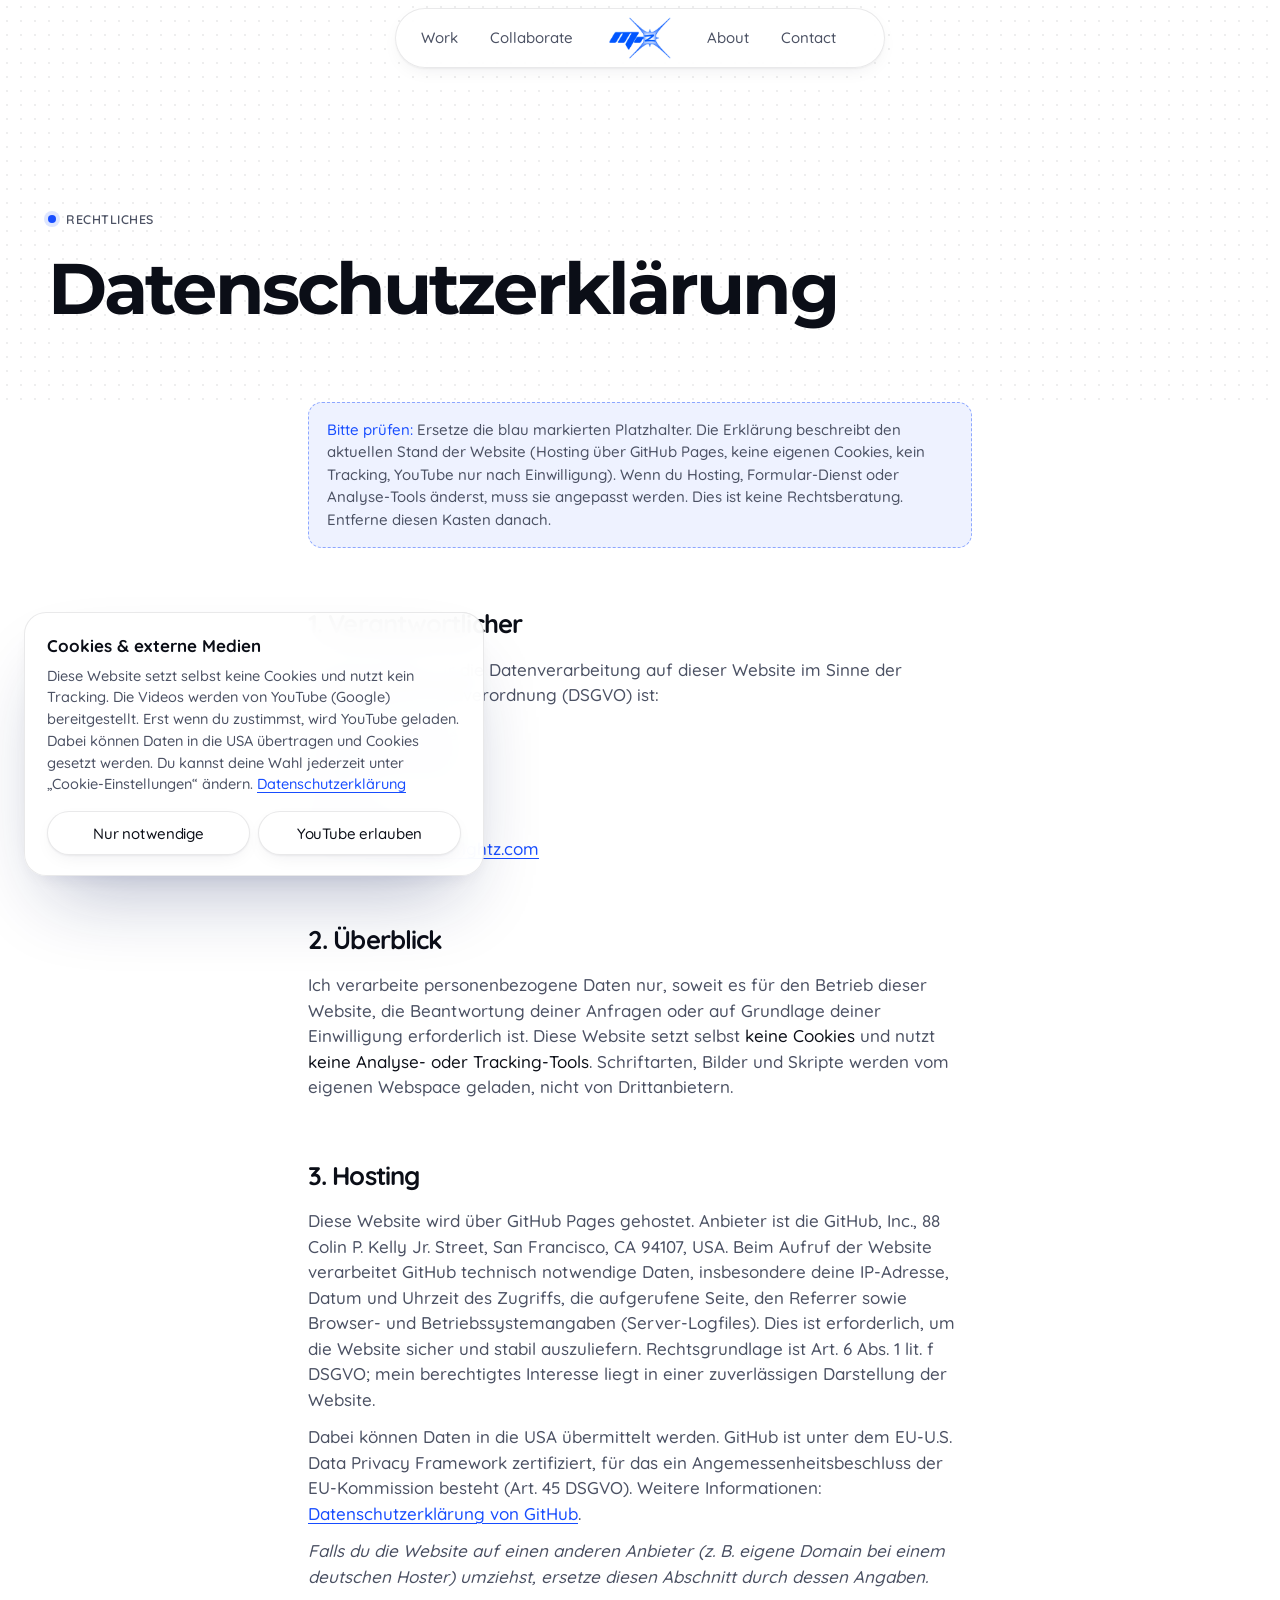
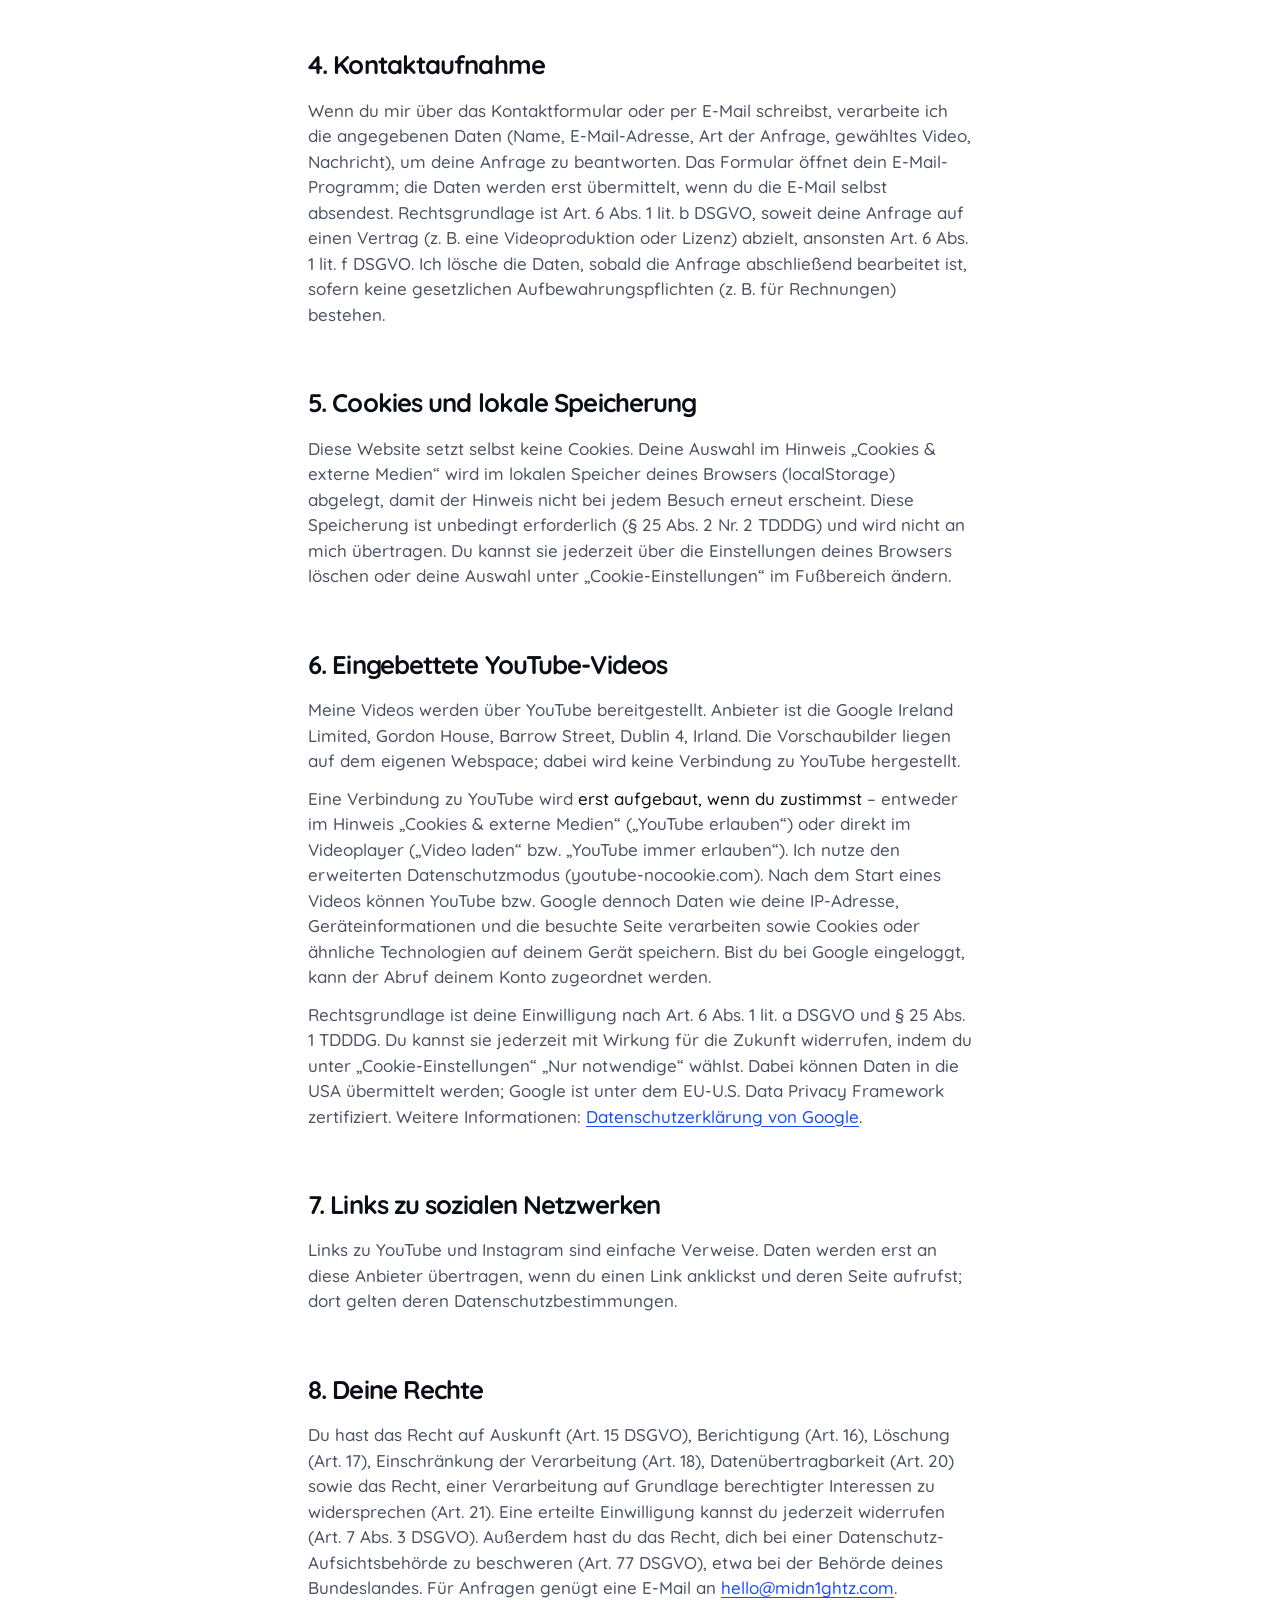
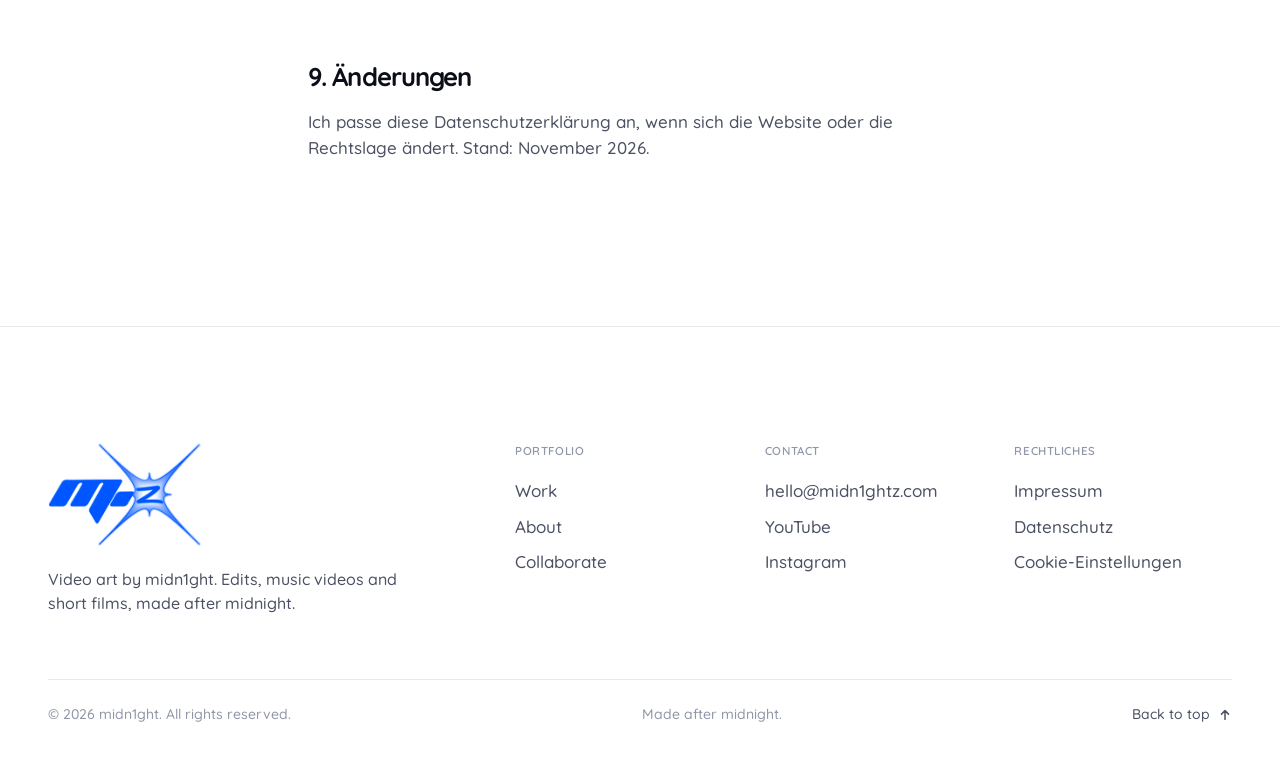
<file: privacy.html>
<!doctype html>
<html lang="de" class="no-js">
<head>
  <meta charset="utf-8">
  <meta name="viewport" content="width=device-width, initial-scale=1, viewport-fit=cover">
  <title>Datenschutzerklärung — midn1ght</title>
  <meta name="description" content="Datenschutzerklärung von midn1ght.">
  <link rel="canonical" href="https://www.midn1ghtz.com/privacy.html">
  <meta name="theme-color" content="#ffffff">
  <meta property="og:type" content="website">
  <meta property="og:site_name" content="midn1ght">
  <meta property="og:title" content="Datenschutzerklärung — midn1ght">
  <meta property="og:description" content="Datenschutzerklärung von midn1ght.">
  <meta property="og:image" content="https://www.midn1ghtz.com/assets/img/og-image.png">
  <link rel="icon" href="assets/img/favicon-32.png" sizes="32x32" type="image/png">
  <link rel="apple-touch-icon" href="assets/img/apple-touch-icon.png">
  <link rel="manifest" href="site.webmanifest">
  <link rel="preload" href="assets/fonts/montserrat-latin-wght.woff2" as="font" type="font/woff2" crossorigin>
  <link rel="preload" href="assets/fonts/quicksand-variable.woff2" as="font" type="font/woff2" crossorigin>
  <link rel="stylesheet" href="assets/css/style.css?v=4">
  <script>document.documentElement.classList.replace('no-js', 'js');</script>
</head>
<body>
  <!-- Icon sprite -->
  <svg width="0" height="0" style="position:absolute" aria-hidden="true">
    <symbol id="i-arrow" viewBox="0 0 16 16"><path d="M3 8h10M9 4l4 4-4 4" fill="none" stroke="currentColor" stroke-width="1.7" stroke-linecap="round" stroke-linejoin="round"/></symbol>
    <symbol id="i-arrow-up" viewBox="0 0 16 16"><path d="M8 13V3M4 7l4-4 4 4" fill="none" stroke="currentColor" stroke-width="1.7" stroke-linecap="round" stroke-linejoin="round"/></symbol>
    <symbol id="i-check" viewBox="0 0 16 16"><path d="M4 8.4 6.7 11 12 5.5" fill="none" stroke="currentColor" stroke-width="2" stroke-linecap="round" stroke-linejoin="round"/></symbol>
    <symbol id="i-play" viewBox="0 0 16 16"><path d="M5 3.2v9.6c0 .5.6.8 1 .5l7.2-4.8c.4-.3.4-.8 0-1.1L6 2.7c-.4-.3-1 0-1 .5Z" fill="currentColor"/></symbol>
    <symbol id="i-close" viewBox="0 0 16 16"><path d="M4 4l8 8M12 4l-8 8" fill="none" stroke="currentColor" stroke-width="1.8" stroke-linecap="round"/></symbol>
    <symbol id="i-star" viewBox="0 0 100 100"><path d="M50 0C53 30 70 47 100 50C70 53 53 70 50 100C47 70 30 53 0 50C30 47 47 30 50 0Z" fill="currentColor"/></symbol>
  </svg>

  <a class="skip-link" href="#main">Skip to content</a>

  <!-- ============ Header ============ -->
  <header class="site-header" data-header>
    <div class="container site-header__inner">
      <div class="header-bar">
        <nav class="nav nav--left" aria-label="Main">
          <a href="index.html#work">Work</a>
          <a href="index.html#collab">Collaborate</a>
        </nav>
        <a class="logo" href="index.html" aria-label="midn1ght — home">
          <img class="logo__img" src="assets/img/logo-sm.png" srcset="assets/img/logo-sm.png 234w, assets/img/logo.png 702w" sizes="80px" width="234" height="160" alt="midn1ght">
        </a>
        <nav class="nav nav--right" aria-label="More">
          <a href="index.html#about">About</a>
          <a href="index.html#contact">Contact</a>
        </nav>
      </div>
      <button class="menu-toggle" type="button" aria-expanded="false" aria-controls="mobile-menu" aria-label="Open menu"><span></span><span></span></button>
    </div>
  </header>

  <div class="mobile-menu" id="mobile-menu" inert>
    <nav class="mobile-menu__links" aria-label="Mobile">
      <a href="index.html#work">Work <small>01</small></a>
      <a href="index.html#about">About <small>02</small></a>
      <a href="index.html#collab">Collaborate <small>03</small></a>
      <a href="index.html#contact">Contact <small>04</small></a>
    </nav>
    <div class="mobile-menu__foot">
      <a class="btn btn--accent btn--block" href="index.html#contact">Get in touch <span class="btn__icon"><svg width="14" height="14"><use href="#i-arrow"/></svg></span></a>
      <p>hello@midn1ghtz.com</p>
    </div>
  </div>
  <!-- ============ /Header ============ -->

  <main id="main">
    <section class="page-hero dots-bg">
      <div class="container">
        <span class="eyebrow">Rechtliches</span>
        <h1 class="h-display">Datenschutz&shy;erklärung</h1>
      </div>
    </section>
    <section class="section section--tight-top">
      <div class="container prose">
        <p class="notice"><span><strong>Bitte prüfen:</strong> Ersetze die blau markierten Platzhalter. Die Erklärung beschreibt den aktuellen Stand der Website (Hosting über GitHub Pages, keine eigenen Cookies, kein Tracking, YouTube nur nach Einwilligung). Wenn du Hosting, Formular-Dienst oder Analyse-Tools änderst, muss sie angepasst werden. Dies ist keine Rechtsberatung. Entferne diesen Kasten danach.</span></p>

        <h2>1. Verantwortlicher</h2>
        <p>Verantwortlich für die Datenverarbeitung auf dieser Website im Sinne der Datenschutz-Grundverordnung (DSGVO) ist:</p>
        <address><span class="placeholder">Vorname Nachname</span><br><span class="placeholder">Straße Hausnummer</span><br><span class="placeholder">PLZ Ort</span><br>Deutschland<br>E-Mail: <a href="mailto:hello@midn1ghtz.com">hello@midn1ghtz.com</a></address>

        <h2>2. Überblick</h2>
        <p>Ich verarbeite personenbezogene Daten nur, soweit es für den Betrieb dieser Website, die Beantwortung deiner Anfragen oder auf Grundlage deiner Einwilligung erforderlich ist. Diese Website setzt selbst <strong>keine Cookies</strong> und nutzt <strong>keine Analyse- oder Tracking-Tools</strong>. Schriftarten, Bilder und Skripte werden vom eigenen Webspace geladen, nicht von Drittanbietern.</p>

        <h2>3. Hosting</h2>
        <p>Diese Website wird über GitHub Pages gehostet. Anbieter ist die GitHub, Inc., 88 Colin P. Kelly Jr. Street, San Francisco, CA 94107, USA. Beim Aufruf der Website verarbeitet GitHub technisch notwendige Daten, insbesondere deine IP-Adresse, Datum und Uhrzeit des Zugriffs, die aufgerufene Seite, den Referrer sowie Browser- und Betriebssystemangaben (Server-Logfiles). Dies ist erforderlich, um die Website sicher und stabil auszuliefern. Rechtsgrundlage ist Art. 6 Abs. 1 lit. f DSGVO; mein berechtigtes Interesse liegt in einer zuverlässigen Darstellung der Website.</p>
        <p>Dabei können Daten in die USA übermittelt werden. GitHub ist unter dem EU-U.S. Data Privacy Framework zertifiziert, für das ein Angemessenheitsbeschluss der EU-Kommission besteht (Art. 45 DSGVO). Weitere Informationen: <a href="https://docs.github.com/de/site-policy/privacy-policies/github-general-privacy-statement" target="_blank" rel="noopener">Datenschutzerklärung von GitHub</a>.</p>
        <p><em>Falls du die Website auf einen anderen Anbieter (z.&nbsp;B. eigene Domain bei einem deutschen Hoster) umziehst, ersetze diesen Abschnitt durch dessen Angaben.</em></p>

        <h2>4. Kontaktaufnahme</h2>
        <p>Wenn du mir über das Kontaktformular oder per E-Mail schreibst, verarbeite ich die angegebenen Daten (Name, E-Mail-Adresse, Art der Anfrage, gewähltes Video, Nachricht), um deine Anfrage zu beantworten. Das Formular öffnet dein E-Mail-Programm; die Daten werden erst übermittelt, wenn du die E-Mail selbst absendest. Rechtsgrundlage ist Art. 6 Abs. 1 lit. b DSGVO, soweit deine Anfrage auf einen Vertrag (z.&nbsp;B. eine Videoproduktion oder Lizenz) abzielt, ansonsten Art. 6 Abs. 1 lit. f DSGVO. Ich lösche die Daten, sobald die Anfrage abschließend bearbeitet ist, sofern keine gesetzlichen Aufbewahrungspflichten (z.&nbsp;B. für Rechnungen) bestehen.</p>

        <h2>5. Cookies und lokale Speicherung</h2>
        <p>Diese Website setzt selbst keine Cookies. Deine Auswahl im Hinweis „Cookies &amp; externe Medien“ wird im lokalen Speicher deines Browsers (localStorage) abgelegt, damit der Hinweis nicht bei jedem Besuch erneut erscheint. Diese Speicherung ist unbedingt erforderlich (§ 25 Abs. 2 Nr. 2 TDDDG) und wird nicht an mich übertragen. Du kannst sie jederzeit über die Einstellungen deines Browsers löschen oder deine Auswahl unter „Cookie-Einstellungen“ im Fußbereich ändern.</p>

        <h2 id="youtube">6. Eingebettete YouTube-Videos</h2>
        <p>Meine Videos werden über YouTube bereitgestellt. Anbieter ist die Google Ireland Limited, Gordon House, Barrow Street, Dublin 4, Irland. Die Vorschaubilder liegen auf dem eigenen Webspace; dabei wird keine Verbindung zu YouTube hergestellt.</p>
        <p>Eine Verbindung zu YouTube wird <strong>erst aufgebaut, wenn du zustimmst</strong> – entweder im Hinweis „Cookies &amp; externe Medien“ („YouTube erlauben“) oder direkt im Videoplayer („Video laden“ bzw. „YouTube immer erlauben“). Ich nutze den erweiterten Datenschutzmodus (youtube-nocookie.com). Nach dem Start eines Videos können YouTube bzw. Google dennoch Daten wie deine IP-Adresse, Geräteinformationen und die besuchte Seite verarbeiten sowie Cookies oder ähnliche Technologien auf deinem Gerät speichern. Bist du bei Google eingeloggt, kann der Abruf deinem Konto zugeordnet werden.</p>
        <p>Rechtsgrundlage ist deine Einwilligung nach Art. 6 Abs. 1 lit. a DSGVO und § 25 Abs. 1 TDDDG. Du kannst sie jederzeit mit Wirkung für die Zukunft widerrufen, indem du unter „Cookie-Einstellungen“ „Nur notwendige“ wählst. Dabei können Daten in die USA übermittelt werden; Google ist unter dem EU-U.S. Data Privacy Framework zertifiziert. Weitere Informationen: <a href="https://policies.google.com/privacy?hl=de" target="_blank" rel="noopener">Datenschutzerklärung von Google</a>.</p>

        <h2>7. Links zu sozialen Netzwerken</h2>
        <p>Links zu YouTube und Instagram sind einfache Verweise. Daten werden erst an diese Anbieter übertragen, wenn du einen Link anklickst und deren Seite aufrufst; dort gelten deren Datenschutzbestimmungen.</p>

        <h2>8. Deine Rechte</h2>
        <p>Du hast das Recht auf Auskunft (Art. 15 DSGVO), Berichtigung (Art. 16), Löschung (Art. 17), Einschränkung der Verarbeitung (Art. 18), Datenübertragbarkeit (Art. 20) sowie das Recht, einer Verarbeitung auf Grundlage berechtigter Interessen zu widersprechen (Art. 21). Eine erteilte Einwilligung kannst du jederzeit widerrufen (Art. 7 Abs. 3 DSGVO). Außerdem hast du das Recht, dich bei einer Datenschutz-Aufsichtsbehörde zu beschweren (Art. 77 DSGVO), etwa bei der Behörde deines Bundeslandes. Für Anfragen genügt eine E-Mail an <a href="mailto:hello@midn1ghtz.com">hello@midn1ghtz.com</a>.</p>

        <h2>9. Änderungen</h2>
        <p>Ich passe diese Datenschutzerklärung an, wenn sich die Website oder die Rechtslage ändert. Stand: November 2026.</p>
      </div>
    </section>
  </main>

  <!-- ============ Footer ============ -->
  <footer class="site-footer">
    <div class="container">
      <div class="footer-grid">
        <div class="footer-brand">
          <a class="footer-logo" href="index.html" aria-label="midn1ght — home">
            <img src="assets/img/logo.png" width="702" height="480" alt="midn1ght" loading="lazy">
          </a>
          <p>Video art by midn1ght. Edits, music videos and short films, made after midnight.</p>
        </div>
        <div class="footer-col">
          <h4>Portfolio</h4>
          <a href="index.html#work">Work</a>
          <a href="index.html#about">About</a>
          <a href="index.html#collab">Collaborate</a>
        </div>
        <div class="footer-col">
          <h4>Contact</h4>
          <a href="mailto:hello@midn1ghtz.com">hello@midn1ghtz.com</a>
          <a href="https://www.youtube.com/@midn1ghtz" target="_blank" rel="noopener">YouTube</a>
          <a href="https://www.instagram.com/" target="_blank" rel="noopener">Instagram</a>
        </div>
        <div class="footer-col">
          <h4>Rechtliches</h4>
          <a href="legal-notice.html">Impressum</a>
          <a href="privacy.html">Datenschutz</a>
          <button class="footer-link" type="button" data-consent-settings>Cookie-Einstellungen</button>
        </div>
      </div>
      <div class="footer-bottom">
        <span>© <span data-year>2026</span> midn1ght. All rights reserved.</span>
        <span>Made after midnight.</span>
        <a class="to-top" href="#main">Back to top <svg width="14" height="14" aria-hidden="true"><use href="#i-arrow-up"/></svg></a>
      </div>
    </div>
  </footer>
  <!-- ============ /Footer ============ -->

  <script src="assets/js/main.js?v=4" defer></script>
</body>
</html>
</file>
<file: assets/css/style.css>
/* ==========================================================================
   midn1ght — main stylesheet (light portfolio)
   --------------------------------------------------------------------------
   1. Fonts            6. Showcase (3D ring)   11. Contact & forms
   2. Design tokens    7. Ticker               12. Video overlay
   3. Base / reset     8. Gallery & tilt       13. Footer
   4. Utilities        9. About / statement    14. Sub-pages, 404
   5. Header & menu   10. Collaborate          15. Motion
   ========================================================================== */

/* 1. Fonts — self-hosted (no Google Fonts request, GDPR-friendly) -------- */
/* h1 / h2: Montserrat, Latin subset (SIL Open Font License) */
@font-face {
  font-family: "Montserrat";
  src: url("../fonts/montserrat-latin-wght.woff2") format("woff2-variations"),
       url("../fonts/montserrat-latin-wght.woff2") format("woff2");
  font-weight: 100 900;
  font-style: normal;
  font-display: swap;
}
/* Everything else: Quicksand (SIL Open Font License) */
@font-face {
  font-family: "Quicksand";
  src: url("../fonts/quicksand-variable.woff2") format("woff2-variations"),
       url("../fonts/quicksand-variable.woff2") format("woff2");
  font-weight: 300 700;
  font-style: normal;
  font-display: swap;
}

/* 2. Design tokens — change the brand here -------------------------------- */
:root {
  color-scheme: light;

  --bg: #ffffff;
  --bg-2: #f4f6fb;          /* cool light grey for tinted sections */
  --bg-3: #e9edf7;
  --surface: #ffffff;
  --ink: #0b0e17;
  --ink-2: #4b5163;
  --ink-3: #9096a8;
  --line: rgba(11, 14, 23, 0.09);
  --line-2: rgba(11, 14, 23, 0.16);

  --accent: #174dff;        /* brand blue */
  --accent-rgb: 23, 77, 255;
  --accent-hover: #0f3ee0;
  --accent-ink: #ffffff;
  --accent-soft: #eef2ff;   /* very light blue surface */
  --danger: #d93a3a;

  --shadow-sm: 0 1px 2px rgba(16, 24, 48, .05), 0 6px 20px -8px rgba(16, 24, 48, .10);
  --shadow-md: 0 2px 4px rgba(16, 24, 48, .04), 0 18px 40px -16px rgba(16, 30, 80, .18);
  --shadow-lg: 0 40px 80px -28px rgba(16, 30, 90, .32), 0 8px 24px -12px rgba(16, 30, 90, .14);

  --radius: 22px;
  --radius-sm: 14px;
  --gutter: clamp(16px, 4vw, 48px);
  --maxw: 1360px;
  --header-h: 76px;

  --heading: "Quicksand", ui-sans-serif, system-ui, sans-serif; /* h3, menu — in bold */
  --headline: "Montserrat", "Quicksand", ui-sans-serif, system-ui, sans-serif; /* h1 / h2 */
  --font: "Quicksand", ui-sans-serif, system-ui, -apple-system, "Segoe UI", Helvetica, Arial, sans-serif;
  --mono: var(--font); /* labels use Quicksand too */
  --ease: cubic-bezier(0.2, 0.7, 0.1, 1);
  --ease-out: cubic-bezier(0.16, 1, 0.3, 1);

  interpolate-size: allow-keywords;
}

/* 3. Base / reset -------------------------------------------------------- */
*, *::before, *::after { box-sizing: border-box; }
html {
  -webkit-text-size-adjust: 100%;
  scroll-behavior: smooth;
  scroll-padding-top: calc(var(--header-h) + 16px);
}
body {
  margin: 0;
  min-height: 100vh;
  background: var(--bg);
  color: var(--ink);
  font-family: var(--font);
  font-size: 17px;
  line-height: 1.5;
  -webkit-font-smoothing: antialiased;
  -moz-osx-font-smoothing: grayscale;
  text-rendering: optimizeLegibility;
  overflow-x: clip;
}
img, svg, canvas, video, iframe { display: block; max-width: 100%; }
a { color: inherit; text-decoration: none; }
button, input, select, textarea { font: inherit; color: inherit; }
button { cursor: pointer; }
h1, h2, h3, h4, p, figure, blockquote { margin: 0; }
h1, h2, h3, h4 { font-weight: 500; }
ul, ol { margin: 0; padding: 0; list-style: none; }
fieldset { margin: 0; padding: 0; border: 0; min-width: 0; }
::selection { background: var(--accent); color: var(--accent-ink); }
:focus-visible { outline: 2px solid var(--accent); outline-offset: 3px; border-radius: 6px; }

/* 4. Utilities ----------------------------------------------------------- */
.container { width: 100%; max-width: var(--maxw); margin-inline: auto; padding-inline: var(--gutter); }
.sr-only {
  position: absolute; width: 1px; height: 1px; padding: 0; margin: -1px;
  overflow: hidden; clip: rect(0 0 0 0); white-space: nowrap; border: 0;
}
.skip-link {
  position: fixed; left: 16px; top: -80px; z-index: 100;
  background: var(--accent); color: var(--accent-ink);
  padding: 12px 18px; border-radius: 999px; font-weight: 500;
  transition: top .2s;
}
.skip-link:focus { top: 16px; }

.eyebrow {
  display: inline-flex; align-items: center; gap: 10px;
  font-family: var(--mono); font-size: 12.5px; line-height: 1;
  letter-spacing: .04em; text-transform: uppercase; color: var(--ink-2);
}
.eyebrow::before {
  content: ""; width: 8px; height: 8px; border-radius: 50%;
  background: var(--accent); flex: none;
  box-shadow: 0 0 0 4px rgba(var(--accent-rgb), .14);
}

.h-display { font-size: clamp(44px, 6.6vw, 104px); line-height: .94; letter-spacing: -.055em; font-weight: 500; }
.h-1 { font-size: clamp(40px, 5.4vw, 84px); line-height: .96; letter-spacing: -.052em; font-weight: 500; }
.h-2 { font-size: clamp(30px, 3.6vw, 54px); line-height: 1.02; letter-spacing: -.045em; font-weight: 500; }
.h-3 { font-size: clamp(22px, 1.9vw, 28px); line-height: 1.12; letter-spacing: -.035em; font-weight: 500; }
.muted { color: var(--ink-3); }
.accent { color: var(--accent); }
.lead { font-size: clamp(17px, 1.35vw, 20px); line-height: 1.5; color: var(--ink-2); max-width: 54ch; }
.mono { font-family: var(--mono); }

/* Buttons */
.btn {
  display: inline-flex; align-items: center; gap: 14px;
  height: 52px; padding: 0 7px 0 22px; border-radius: 999px;
  font-weight: 500; font-size: 16px; letter-spacing: -.01em; line-height: 1;
  border: 1px solid transparent; white-space: nowrap;
  transition: transform .35s var(--ease), background-color .3s, color .3s, border-color .3s, box-shadow .3s;
}
.btn:active { transform: scale(.98); }
.btn__icon {
  width: 38px; height: 38px; border-radius: 50%; flex: none;
  display: grid; place-items: center;
  transition: transform .4s var(--ease);
}
.btn:hover .btn__icon { transform: rotate(-45deg); }
.btn--accent { background: var(--accent); color: var(--accent-ink); box-shadow: 0 10px 24px -10px rgba(var(--accent-rgb), .7); }
.btn--accent .btn__icon { background: #fff; color: var(--accent); }
.btn--accent:hover { background: var(--accent-hover); }
.btn--light, .btn--ghost { background: var(--surface); color: var(--ink); border-color: var(--line); box-shadow: var(--shadow-sm); }
.btn--light .btn__icon, .btn--ghost .btn__icon { background: var(--accent); color: #fff; }
.btn--light:hover, .btn--ghost:hover { border-color: rgba(var(--accent-rgb), .35); }
.btn--sm { height: 44px; font-size: 15px; padding: 0 5px 0 16px; gap: 10px; }
.btn--sm .btn__icon { width: 34px; height: 34px; }
.btn--block { width: 100%; justify-content: space-between; }

.pulse { position: relative; width: 8px; height: 8px; border-radius: 50%; background: var(--accent); flex: none; }
.pulse::after {
  content: ""; position: absolute; inset: -4px; border-radius: 50%;
  border: 1px solid var(--accent); animation: pulse 2.2s var(--ease) infinite;
}
@keyframes pulse { from { transform: scale(.5); opacity: 1; } to { transform: scale(1.8); opacity: 0; } }

.dots-bg {
  background-image: radial-gradient(rgba(11, 14, 23, .07) 1px, transparent 1.3px);
  background-size: 14px 14px;
}

/* 5. Header & mobile menu ----------------------------------------------- */
.site-header {
  position: fixed; inset: 0 0 auto 0; z-index: 50;
  transition: transform .5s var(--ease);
}
.site-header.is-hidden { transform: translateY(-110%); }
body.menu-open .site-header { transform: none; z-index: 70; }
/* One continuous pill: nav — logo — nav, logo exactly in the middle */
.site-header__inner {
  position: relative; height: var(--header-h);
  display: flex; align-items: center; justify-content: center;
}
.header-bar {
  display: grid; grid-template-columns: minmax(0, 1fr) auto minmax(0, 1fr); align-items: center; gap: 6px;
  padding: 5px; border-radius: 999px;
  background: rgba(255, 255, 255, .8); border: 1px solid var(--line); box-shadow: var(--shadow-sm);
  backdrop-filter: blur(14px) saturate(1.4); -webkit-backdrop-filter: blur(14px) saturate(1.4);
}
.header-bar .nav, .header-bar .logo {
  background: none; border: 0; box-shadow: none; backdrop-filter: none; -webkit-backdrop-filter: none;
}
.header-bar .logo { grid-column: 2; padding: 2px 10px; height: 48px; }
.nav--left { grid-column: 1; justify-self: end; }
.nav--right { grid-column: 3; justify-self: start; }

/* Header floats as white glass pills */
.logo {
  display: inline-flex; align-items: center; height: 56px; padding: 6px 14px;
  border-radius: 999px; background: rgba(255, 255, 255, .78);
  border: 1px solid var(--line); box-shadow: var(--shadow-sm);
  backdrop-filter: blur(14px) saturate(1.4); -webkit-backdrop-filter: blur(14px) saturate(1.4);
  transition: transform .4s var(--ease);
}
.logo:hover { transform: scale(1.04); }
.logo__img { height: 42px; width: auto; }

.nav {
  display: flex; gap: 2px; padding: 5px; border-radius: 999px;
  background: rgba(255, 255, 255, .78); border: 1px solid var(--line); box-shadow: var(--shadow-sm);
  backdrop-filter: blur(14px) saturate(1.4); -webkit-backdrop-filter: blur(14px) saturate(1.4);
}
.nav a { padding: 8px 15px; border-radius: 999px; font-size: 15px; color: var(--ink-2); transition: color .2s, background-color .2s; }
.nav a:hover { color: var(--ink); background: var(--bg-2); }
.nav a.is-active { color: var(--accent); background: var(--accent-soft); }

.menu-toggle {
  display: none; width: 48px; height: 48px; border-radius: 50%;
  background: rgba(255, 255, 255, .85); border: 1px solid var(--line); box-shadow: var(--shadow-sm);
  place-items: center; position: relative;
  backdrop-filter: blur(12px); -webkit-backdrop-filter: blur(12px);
}
.menu-toggle span { position: absolute; left: 15px; right: 15px; height: 1.5px; background: var(--ink); border-radius: 2px; transition: transform .35s var(--ease), top .35s var(--ease); }
.menu-toggle span:nth-child(1) { top: 19px; }
.menu-toggle span:nth-child(2) { top: 27px; }
.menu-toggle[aria-expanded="true"] span:nth-child(1) { top: 23px; transform: rotate(45deg); }
.menu-toggle[aria-expanded="true"] span:nth-child(2) { top: 23px; transform: rotate(-45deg); }

.mobile-menu {
  position: fixed; inset: 0; z-index: 60;
  background: rgba(255, 255, 255, .96);
  backdrop-filter: blur(20px); -webkit-backdrop-filter: blur(20px);
  padding: calc(var(--header-h) + 24px) var(--gutter) 28px;
  display: flex; flex-direction: column; justify-content: space-between; gap: 32px;
  opacity: 0; visibility: hidden;
  transition: opacity .35s var(--ease), visibility .35s;
  overflow-y: auto;
}
.mobile-menu.is-open { opacity: 1; visibility: visible; }
.mobile-menu__links a {
  display: flex; justify-content: space-between; align-items: baseline;
  font-size: clamp(36px, 10vw, 56px); letter-spacing: -.05em; font-weight: 500; line-height: 1.1;
  padding: 10px 0; border-bottom: 1px solid var(--line);
  transform: translateY(16px); opacity: 0;
  transition: transform .5s var(--ease-out), opacity .5s var(--ease-out), color .2s;
}
.mobile-menu.is-open .mobile-menu__links a { transform: none; opacity: 1; }
.mobile-menu.is-open .mobile-menu__links a:nth-child(2) { transition-delay: .04s; }
.mobile-menu.is-open .mobile-menu__links a:nth-child(3) { transition-delay: .08s; }
.mobile-menu.is-open .mobile-menu__links a:nth-child(4) { transition-delay: .12s; }
.mobile-menu__links a:hover { color: var(--accent); }
.mobile-menu__links a small { font-family: var(--mono); font-size: 12px; letter-spacing: .04em; color: var(--ink-3); }
.mobile-menu__foot { display: flex; flex-direction: column; gap: 16px; }
.mobile-menu__foot p { font-size: 15px; color: var(--ink-2); }

@media (max-width: 960px) {
  .nav { display: none; }
  .header-bar { grid-template-columns: auto; padding: 3px; }
  .header-bar .logo { grid-column: 1; }
  .menu-toggle { display: grid; position: absolute; right: var(--gutter); top: 50%; margin-top: -24px; }
}
@media (max-width: 600px) {
  .logo { height: 50px; padding: 5px 12px; }
  .logo__img { height: 38px; }
}

/* 6. Showcase — 3D ring of video thumbnails ------------------------------ */
.showcase { position: relative; }
.showcase__sticky {
  position: sticky; top: 0; height: 100svh; min-height: 620px; overflow: clip;
  display: grid; place-items: center;
  background-color: var(--bg);
  background-image: radial-gradient(rgba(11, 14, 23, .07) 1px, transparent 1.3px);
  background-size: 14px 14px;
  --card-w: clamp(200px, 20vw, 360px);
  --ring-r: calc(var(--card-w) * 2.4); /* wide enough to orbit around the wordmark */
}
/* Soft blue glow + spinning four-point star, borrowed from the logo */
.showcase__glow {
  position: absolute; inset: 0; display: grid; place-items: center; pointer-events: none;
  background: radial-gradient(40% 36% at 50% 50%, rgba(var(--accent-rgb), .16), rgba(var(--accent-rgb), 0) 70%),
              radial-gradient(60% 50% at 50% 50%, #fff 20%, rgba(255, 255, 255, 0) 75%);
}
.showcase__star {
  width: min(78vmin, 780px); height: auto; opacity: .38;
  mix-blend-mode: multiply; /* white background of the star image disappears */
  animation: star-spin 60s linear infinite;
}
@keyframes star-spin { to { transform: rotate(360deg); } }
.showcase__title {
  position: static; text-align: center; padding-inline: var(--gutter);
  font-size: clamp(56px, 14.5vw, 250px); line-height: .9; letter-spacing: -.075em; font-weight: 500;
  margin-top: -4vh;
}
.showcase__line { display: inline-block; position: relative; }
/* "Artwork" glass wordmark (image). multiply lets the white background disappear,
   so the cards behind shine through the glass; soft shadow + faint prismatic edges like a glass UI */
.showcase__wordmark {
  display: block; width: min(54vw, 900px); height: auto; margin-inline: auto;
  position: relative; z-index: 3;
  mix-blend-mode: multiply;
  transform: perspective(1000px) rotateX(var(--rx, 0deg)) rotateY(var(--ry, 0deg));
  filter: var(--warp, drop-shadow(0 0 0 transparent)) drop-shadow(0 18px 24px rgba(40, 60, 140, .16)) drop-shadow(2px 3px 0 rgba(255, 170, 90, .14)) drop-shadow(-2px -1px 0 rgba(110, 200, 255, .2));
}
.js .showcase__line { opacity: 0; translate: 0 .35em; animation: line-in 1.2s var(--ease-out) forwards; }
/* Headline: warp (whole word) + 3D tilt on hover, set by main.js via --warp / --rx / --ry */
.wordmark { position: relative; display: block; width: fit-content; margin-inline: auto; }
.js .showcase__wordmark { animation: line-in 1.2s var(--ease-out) forwards, art-pulse 7s ease-in-out 1.2s infinite; }
@keyframes art-pulse {
  0%, 100% { scale: 1; }
  50% { scale: 1.035; }
}
@keyframes line-in { to { opacity: 1; translate: 0 0; } }

.showcase__stage { position: absolute; inset: 0; z-index: 4; display: grid; place-items: center; perspective: 2200px; perspective-origin: 50% 40%; pointer-events: none; }
.showcase__stage--back { z-index: 1; }
.showcase__ring {
  position: relative; width: var(--card-w); aspect-ratio: 16 / 9;
  transform-style: preserve-3d;
  transform: translateZ(calc(var(--ring-r) * -.9)) rotateX(-20deg) rotateY(var(--rot, -30deg));
}
.showcase__card {
  position: absolute; inset: 0; margin: 0; padding: 0; border: 0; background: none;
  transform-style: preserve-3d;
  backface-visibility: hidden; -webkit-backface-visibility: hidden;
  /* place on the ring, then turn back towards the viewer (about 85 %) and undo some of the ring tilt */
  transform: rotateY(calc(var(--i, 0) * var(--step, 45deg))) translateZ(var(--ring-r))
             rotateY(var(--face, 0deg)) rotateX(20deg); /* --face (main.js) + rotateX cancel the ring turn and tilt: always front-facing */
  pointer-events: none; /* hit-testing is done in JS (3D hit-testing is unreliable) */
}
.showcase__card .tilt { border-radius: 16px; box-shadow: var(--shadow-lg); border: 4px solid #fff; backface-visibility: hidden; -webkit-backface-visibility: hidden; filter: blur(var(--dof, 0px)); }
.showcase__sticky.is-pointing { cursor: pointer; }
.showcase__sticky { touch-action: pan-y; } /* vertical scroll stays native, sideways swipes spin the ring */
.showcase__foot {
  position: absolute; z-index: 5; left: 0; right: 0; bottom: 0;
  display: flex; flex-wrap: wrap; align-items: flex-end; justify-content: space-between; gap: 16px 32px;
  padding: 0 var(--gutter) clamp(20px, 4vh, 40px);
}
.showcase__hint { display: inline-flex; align-items: center; gap: 12px; max-width: 46ch; font-size: 15.5px; color: var(--ink-2); }
@media (max-width: 700px) {
  .showcase__sticky { --card-w: 54vw; --ring-r: calc(var(--card-w) * 1.75); }
  .showcase__wordmark { width: 82vw; }
  .showcase__stage { perspective: 1100px; }
  .showcase__title { font-size: 16vw; }
  .showcase__foot .btn { width: 100%; justify-content: space-between; }
}

/* 7. Ticker -------------------------------------------------------------- */
.ticker {
  position: relative;
  overflow: hidden; border-block: 1px solid var(--line); background: var(--bg);
  padding-block: clamp(14px, 2vw, 22px);
}
.ticker__track { display: flex; align-items: center; gap: clamp(18px, 2.4vw, 36px); width: max-content; will-change: transform; } /* moved by main.js, in sync with the ring */
.ticker__track span { font-family: var(--font); font-size: clamp(30px, 4.6vw, 68px); font-weight: 400; letter-spacing: -.02em; line-height: 1.15; white-space: nowrap; color: var(--ink); }
/* Soft focus: titles blur smoothly towards the edges, the one in the middle is sharp (main.js sets --blur) */
.ticker__track span { filter: blur(var(--blur, 0px)); opacity: var(--fade, 1); will-change: filter; }
.ticker__track svg { width: clamp(18px, 2.2vw, 30px); height: clamp(18px, 2.2vw, 30px); color: var(--accent); flex: none; }

/* 8. Gallery & tilt ------------------------------------------------------ */
.section { position: relative; padding-block: clamp(96px, 12vw, 176px); }
.section--tint { background: var(--bg-2); }
.section--tight-top { padding-top: 0; }
.section-head {
  display: grid; grid-template-columns: minmax(0, 4fr) minmax(0, 8fr);
  gap: 24px clamp(24px, 4vw, 64px); align-items: start;
  margin-bottom: clamp(48px, 6vw, 88px);
}
.section-head__title { display: flex; flex-direction: column; gap: 24px; }
.section-head .eyebrow { align-self: start; margin-top: .9em; }
@media (max-width: 900px) { .section-head { grid-template-columns: 1fr; } }

.gallery {
  display: grid; grid-template-columns: repeat(12, minmax(0, 1fr));
  gap: clamp(48px, 6vw, 96px) clamp(16px, 2.4vw, 36px);
  align-items: start;
}
.piece { display: flex; flex-direction: column; gap: 18px; min-width: 0; }
.piece--xl { grid-column: span 8; }
.piece--lg { grid-column: span 7; }
.piece--md { grid-column: span 6; }
.piece--sm { grid-column: span 4; }
.piece--lg + .piece--sm { grid-column: span 5; }
.piece--drop { margin-top: clamp(40px, 9vw, 160px); }
@media (max-width: 860px) {
  .gallery { gap: 56px 16px; }
  .piece--xl, .piece--lg { grid-column: 1 / -1; }
  .piece--md, .piece--sm, .piece--lg + .piece--sm { grid-column: span 6; }
  .piece--drop { margin-top: 0; }
  .piece--sm:nth-child(odd), .piece--md:nth-child(even) { margin-top: 0; }
}
@media (max-width: 560px) {
  .piece--md, .piece--sm, .piece--lg + .piece--sm { grid-column: 1 / -1; }
}

.piece__media {
  display: block; width: 100%; padding: 0; border: 0; background: none; text-align: left;
  perspective: 1000px; border-radius: var(--radius);
}
.piece__media:focus-visible { outline-offset: 6px; border-radius: var(--radius); }
.piece__meta { display: grid; grid-template-columns: auto minmax(0, 1fr) auto; align-items: baseline; gap: 14px; }
.piece__num { font-family: var(--mono); font-size: 12px; color: var(--accent); letter-spacing: .04em; }
.piece__meta h3 { font-size: clamp(19px, 1.6vw, 24px); letter-spacing: -.035em; line-height: 1.2; }
.piece__tag {
  font-family: var(--mono); font-size: 11px; letter-spacing: .05em; text-transform: uppercase;
  color: var(--accent); background: var(--accent-soft); padding: 5px 9px; border-radius: 999px; white-space: nowrap;
}

/* The tilt surface — used by the gallery and the ring */
.tilt {
  --rx: 0deg; --ry: 0deg; --gx: 50%; --gy: 50%; --lift: 0;
  position: relative; display: block; overflow: hidden;
  aspect-ratio: 16 / 9; border-radius: var(--radius);
  background: var(--bg-3);
  box-shadow: var(--shadow-md);
  transform: rotateX(var(--rx)) rotateY(var(--ry)) scale(calc(1 + var(--lift) * .025));
  transform-style: preserve-3d;
  transition: box-shadow .5s var(--ease);
  will-change: transform;
}
/* Soft, staggered breathing (delay/duration set per thumbnail in main.js) */
.js .tilt { animation: thumb-breathe var(--pdur, 5s) ease-in-out var(--pd, 0s) infinite; }
@keyframes thumb-breathe {
  0%, 100% { scale: 1; }
  50% { scale: 1.022; }
}
.tilt img {
  width: 100%; height: 100%; object-fit: cover;
  transform: scale(1.08) translate(calc(var(--ry) * -.6), calc(var(--rx) * .6));
  transition: filter .5s var(--ease);
}
/* Glare that follows the pointer */
.tilt::after {
  content: ""; position: absolute; inset: 0; pointer-events: none; border-radius: inherit;
  background: radial-gradient(60% 60% at var(--gx) var(--gy), rgba(255, 255, 255, .38), rgba(255, 255, 255, 0) 60%);
  opacity: var(--lift); mix-blend-mode: soft-light;
}
.tilt::before {
  content: ""; position: absolute; inset: 0; pointer-events: none; z-index: 1; border-radius: inherit;
  box-shadow: inset 0 0 0 1px rgba(255, 255, 255, .25);
}
.piece__media:hover .tilt, .piece__media:focus-visible .tilt { box-shadow: var(--shadow-lg); }

.play-badge {
  position: absolute; z-index: 2; left: 16px; bottom: 16px;
  width: 46px; height: 46px; border-radius: 50%;
  display: grid; place-items: center;
  background: rgba(255, 255, 255, .92); color: var(--accent);
  box-shadow: 0 8px 24px -8px rgba(0, 0, 0, .35);
  transform: translateZ(40px);
  transition: transform .5s var(--ease), background-color .3s, color .3s;
}
.play-badge svg { margin-left: 2px; }
.play-badge--lg { width: 64px; height: 64px; left: 22px; bottom: 22px; }
.piece__media:hover .play-badge, .showcase__card:hover .play-badge { background: var(--accent); color: #fff; transform: translateZ(40px) scale(1.08); }
.showcase__card .play-badge { width: 40px; height: 40px; left: 12px; bottom: 12px; }

.work-cta { display: flex; justify-content: center; margin-top: clamp(64px, 8vw, 112px); }


/* ==========================================================================
   GLASS THUMBNAILS — active while <body class="glass-thumbs">.
   To switch off: remove the class from <body> in index.html (or delete this block).
   ========================================================================== */
.glass-thumbs .tilt {
  border-color: transparent !important;
  box-shadow:
    0 0 0 1px rgba(255, 255, 255, .7),
    3px 5px 12px -3px rgba(255, 170, 90, .22),
    -3px -2px 12px -3px rgba(110, 200, 255, .3),
    0 26px 50px -22px rgba(25, 45, 120, .38);
}
/* thick glass rim over the picture edge, with light from the top-left */
.glass-thumbs .tilt::before {
  border: 7px solid transparent;
  background:
    linear-gradient(150deg, rgba(255, 255, 255, .9) 0%, rgba(255, 255, 255, .35) 28%, rgba(235, 242, 255, .18) 55%, rgba(255, 255, 255, .55) 85%, rgba(255, 255, 255, .85) 100%) border-box;
  -webkit-mask: linear-gradient(#000 0 0) padding-box, linear-gradient(#000 0 0);
  -webkit-mask-composite: xor;
  mask: linear-gradient(#000 0 0) padding-box exclude, linear-gradient(#000 0 0);
  box-shadow: none;
}
.glass-thumbs .tilt .play-badge {
  background: rgba(255, 255, 255, .55);
  border: 1px solid rgba(255, 255, 255, .8);
  backdrop-filter: blur(10px) saturate(1.5); -webkit-backdrop-filter: blur(10px) saturate(1.5);
  box-shadow: inset 0 1px 1px rgba(255, 255, 255, .9), 0 8px 24px -8px rgba(0, 0, 0, .35);
}
.glass-thumbs .piece__media:hover .tilt .play-badge, .glass-thumbs .showcase__card:hover .tilt .play-badge { background: rgba(23, 77, 255, .8); }
/* gloss highlight (top third) on every thumbnail */
.glass-thumbs .tilt { --gloss: linear-gradient(180deg, rgba(255, 255, 255, .28) 0%, rgba(255, 255, 255, .06) 30%, rgba(255, 255, 255, 0) 42%); }
.glass-thumbs .tilt::after {
  opacity: 1;
  mix-blend-mode: normal;
  background:
    radial-gradient(60% 60% at var(--gx) var(--gy), rgba(255, 255, 255, calc(var(--lift) * .3)), rgba(255, 255, 255, 0) 60%),
    var(--gloss);
}
/* ========================= end GLASS THUMBNAILS ========================= */


/* Hand-drawn marker lines between the ring cards in the hero (main.js).
   Always behind every card (z-index 0 < back half 1 < wordmark 3 < front half 4). */
.hero-scribbles { position: absolute; inset: 0; width: 100%; height: 100%; z-index: 0; pointer-events: none; overflow: visible; }
.hero-scribbles path { fill: none; stroke-linecap: round; stroke-linejoin: round; }
.hero-scribbles__main { stroke: rgba(var(--accent-rgb), .9); stroke-width: 3.2; }
.hero-scribbles__pass { stroke: rgba(var(--accent-rgb), .55); stroke-width: 1.8; }
.hero-scribbles__hair { stroke: rgba(var(--accent-rgb), .35); stroke-width: 1; }

/* 9. About / statement --------------------------------------------------- */
.approach__grid { display: grid; grid-template-columns: minmax(0, 4fr) minmax(0, 8fr); gap: 32px clamp(24px, 4vw, 64px); align-items: start; }
.approach__grid .eyebrow { margin-top: .9em; }
/* About photo: same glass frame + tilt as the thumbnails, portrait format */
.about { align-items: center; }
.about__side { display: flex; flex-direction: column; gap: 28px; }
.about__figure { perspective: 1000px; max-width: 420px; }
.about__photo { aspect-ratio: 3 / 4; border-radius: calc(var(--radius) + 6px); }
.js .about__photo { animation: none; }
.about__photo img { object-position: 50% 60%; }
@media (max-width: 900px) { .about__figure { max-width: 360px; } }
.statement { font-size: clamp(30px, 4vw, 60px); line-height: 1.06; letter-spacing: -.045em; font-weight: 500; max-width: 22ch; }
.js .statement .w { opacity: .14; transition: opacity .35s ease, color .35s ease; }
.js .statement .w.is-on { opacity: 1; }
.js .statement .w.is-hl { color: var(--accent); }
@media (max-width: 900px) { .approach__grid { grid-template-columns: 1fr; } }

/* 10. Collaborate (quiet by design) -------------------------------------- */
.collab { display: grid; grid-template-columns: repeat(2, minmax(0, 1fr)); gap: 16px; }
.collab__card {
  position: relative; display: flex; flex-direction: column; gap: 14px; min-height: 260px;
  padding: clamp(24px, 3vw, 36px); border-radius: var(--radius);
  background: var(--surface); border: 1px solid var(--line); box-shadow: var(--shadow-sm);
  transition: transform .5s var(--ease), box-shadow .5s var(--ease), border-color .3s;
}
.collab__card:hover { transform: translateY(-4px); box-shadow: var(--shadow-md); border-color: rgba(var(--accent-rgb), .3); }
.collab__num { font-family: var(--mono); font-size: 12.5px; color: var(--accent); letter-spacing: .04em; margin-bottom: auto; }
.collab__card p { color: var(--ink-2); font-size: 16px; max-width: 44ch; }
.collab__link { display: inline-flex; align-items: center; gap: 8px; margin-top: 8px; font-size: 15px; font-weight: 500; color: var(--accent); }
.collab__link svg { transition: transform .4s var(--ease); }
.collab__card:hover .collab__link svg { transform: translateX(4px); }
.collab__note { margin-top: 20px; font-size: 14px; color: var(--ink-3); }
@media (max-width: 760px) { .collab { grid-template-columns: 1fr; } .collab__card { min-height: 0; } .collab__num { margin-bottom: 16px; } }

/* 11. Contact & forms ---------------------------------------------------- */
.contact { display: grid; grid-template-columns: minmax(0, 5fr) minmax(0, 7fr); gap: clamp(40px, 6vw, 96px); }
.contact__aside { display: flex; flex-direction: column; gap: 28px; }
.contact-links { margin-top: 12px; }
.contact-links a { display: flex; justify-content: space-between; align-items: center; gap: 16px; padding: 18px 0; border-top: 1px solid var(--line); font-size: 18px; letter-spacing: -.02em; transition: color .2s, padding .35s var(--ease); }
.contact-links a:last-child { border-bottom: 1px solid var(--line); }
.contact-links a:hover { color: var(--accent); padding-left: 6px; }
.contact-links a span { font-family: var(--mono); font-size: 12px; letter-spacing: .04em; text-transform: uppercase; color: var(--ink-3); }
@media (max-width: 900px) { .contact { grid-template-columns: 1fr; } }

.form {
  position: relative; display: grid; grid-template-columns: repeat(2, minmax(0, 1fr)); gap: 18px 16px;
  padding: clamp(20px, 3vw, 36px); border-radius: var(--radius);
  background: var(--surface); border: 1px solid var(--line); box-shadow: var(--shadow-md);
}
.field { display: flex; flex-direction: column; gap: 9px; min-width: 0; }
.field--full { grid-column: 1 / -1; }
.field label, .field legend { font-family: var(--mono); font-size: 11.5px; letter-spacing: .05em; text-transform: uppercase; color: var(--ink-2); }
.field legend { margin-bottom: 9px; }
.req { color: var(--accent); }
.field .consent { font-family: var(--font); text-transform: none; letter-spacing: normal; font-size: 14px; color: var(--ink-2); }
.input {
  width: 100%; min-width: 0; padding: 14px 16px; border-radius: 12px;
  background: var(--bg-2); border: 1px solid transparent; font-size: 16px; line-height: 1.4;
  transition: border-color .2s, box-shadow .2s, background-color .2s;
}
.input::placeholder { color: var(--ink-3); }
.input:hover { border-color: var(--line-2); }
.input:focus { outline: none; background: #fff; border-color: var(--accent); box-shadow: 0 0 0 4px rgba(var(--accent-rgb), .14); }
.input:user-invalid { border-color: var(--danger); }
textarea.input { min-height: 150px; resize: vertical; }
select.input {
  appearance: none; -webkit-appearance: none; padding-right: 44px; cursor: pointer;
  background-image: url("data:image/svg+xml,%3Csvg xmlns='http://www.w3.org/2000/svg' width='12' height='8' viewBox='0 0 12 8'%3E%3Cpath d='M1 1.5 6 6.5l5-5' fill='none' stroke='%234b5163' stroke-width='1.6' stroke-linecap='round' stroke-linejoin='round'/%3E%3C/svg%3E");
  background-repeat: no-repeat; background-position: right 16px center;
}
.consent { display: flex; gap: 12px; align-items: flex-start; font-size: 14px; color: var(--ink-2); }
.consent input { width: 18px; height: 18px; margin: 2px 0 0; flex: none; accent-color: var(--accent); }
.consent a { color: var(--accent); text-decoration: underline; text-underline-offset: 3px; }
.form__foot { grid-column: 1 / -1; display: flex; flex-wrap: wrap; align-items: center; justify-content: space-between; gap: 16px; margin-top: 4px; }
.form__status { font-size: 15px; min-height: 1.5em; }
.form__status.is-ok { color: var(--accent); }
.form__status.is-error { color: var(--danger); }
.form__status a { text-decoration: underline; }
.hp { position: absolute !important; left: -10000px; width: 1px; height: 1px; overflow: hidden; }
.form button[disabled] { opacity: .6; pointer-events: none; }
@media (max-width: 640px) { .form { grid-template-columns: 1fr; } .form__foot .btn { width: 100%; justify-content: space-between; } }

/* 12. Video overlay ------------------------------------------------------ */
.player { position: fixed; inset: 0; z-index: 90; display: grid; place-items: center; padding: max(16px, env(safe-area-inset-top)) 16px max(16px, env(safe-area-inset-bottom)); }
.player[hidden] { display: none; }
.player__backdrop {
  position: absolute; inset: 0;
  background: rgba(244, 246, 251, .82);
  backdrop-filter: blur(18px) saturate(1.2); -webkit-backdrop-filter: blur(18px) saturate(1.2);
}
.player__dialog {
  position: relative; width: min(1180px, 100%, calc((100svh - 160px) * 16 / 9));
  display: flex; flex-direction: column; gap: 14px;
}
.player__frame {
  position: relative; width: 100%; aspect-ratio: 16 / 9; overflow: hidden;
  border-radius: clamp(12px, 1.6vw, 22px); background: #0b0e17;
  box-shadow: var(--shadow-lg);
  transform-origin: 0 0;
}
.player__frame img, .player__frame iframe { position: absolute; inset: 0; width: 100%; height: 100%; border: 0; object-fit: cover; }
.player__frame iframe { opacity: 0; transition: opacity .4s ease; }
.player__frame iframe.is-ready { opacity: 1; }
.player__bar { display: flex; flex-wrap: wrap; align-items: center; justify-content: space-between; gap: 8px 20px; padding-inline: 4px; }
.player__title { font-size: clamp(17px, 1.6vw, 22px); letter-spacing: -.03em; font-weight: 500; }
.player__ask { display: inline-flex; align-items: center; gap: 8px; font-size: 14.5px; color: var(--accent); font-weight: 500; }
.player__ask:hover svg { transform: translateX(3px); }
.player__ask svg { transition: transform .3s var(--ease); }
.player__close {
  position: absolute; top: -60px; right: 0;
  width: 46px; height: 46px; border-radius: 50%; border: 1px solid var(--line);
  display: grid; place-items: center;
  background: #fff; color: var(--ink); box-shadow: var(--shadow-sm);
  transition: transform .4s var(--ease), background-color .25s, color .25s;
}
.player__close:hover { transform: rotate(90deg); background: var(--accent); color: #fff; border-color: var(--accent); }
.player.is-anim .player__bar, .player.is-anim .player__close { opacity: 0; }
.player__bar, .player__close { transition: opacity .35s ease, transform .4s var(--ease), background-color .25s, color .25s; }
@media (max-width: 700px) {
  .player__close { top: auto; bottom: calc(100% + 12px); }
  .player__dialog { width: 100%; }
}
html.player-open { overflow: hidden; }


/* 12b. Consent banner & YouTube gate ------------------------------------ */
.cookie-banner {
  position: fixed; z-index: 95; left: 16px; right: 16px; bottom: max(16px, env(safe-area-inset-bottom));
  max-width: 460px; padding: 20px 22px; border-radius: var(--radius);
  background: rgba(255, 255, 255, .94); border: 1px solid var(--line); box-shadow: var(--shadow-lg);
  backdrop-filter: blur(16px); -webkit-backdrop-filter: blur(16px);
  opacity: 0; transform: translateY(16px); transition: opacity .5s var(--ease-out), transform .5s var(--ease-out);
}
.cookie-banner.is-in { opacity: 1; transform: none; }
.cookie-banner[hidden] { display: none; }
.cookie-banner__title { font-weight: 700; font-size: 17px; margin-bottom: 6px; }
.cookie-banner__text { font-size: 14.5px; line-height: 1.5; color: var(--ink-2); }
.cookie-banner__text a { color: var(--accent); text-decoration: underline; text-underline-offset: 3px; }
.cookie-banner__actions { display: grid; grid-template-columns: 1fr 1fr; gap: 8px; margin-top: 16px; }
.cookie-banner__actions .btn { justify-content: center; padding: 0 14px; }
@media (min-width: 700px) { .cookie-banner { left: 24px; right: auto; bottom: 24px; } }

.player__consent {
  position: absolute; inset: 0; z-index: 2; display: flex; flex-direction: column; justify-content: center; gap: 18px;
  padding: clamp(18px, 4vw, 48px); color: #fff;
  background: linear-gradient(180deg, rgba(11, 14, 23, .55), rgba(11, 14, 23, .82));
}
.player__consent p { max-width: 56ch; font-size: clamp(14px, 1.3vw, 16px); line-height: 1.5; color: rgba(255, 255, 255, .86); }
.player__consent strong { display: block; color: #fff; font-size: clamp(17px, 1.8vw, 22px); margin-bottom: 6px; }
.player__consent a { color: #fff; text-decoration: underline; text-underline-offset: 3px; }
.player__consent-actions { display: flex; flex-wrap: wrap; gap: 10px; }
@media (max-width: 560px) { .player__consent p { font-size: 13px; } .player__consent-actions .btn { height: 40px; } }

.footer-link { display: block; padding: 5px 0; border: 0; background: none; color: var(--ink-2); font-size: inherit; text-align: left; transition: color .2s; }
.footer-link:hover { color: var(--accent); }

/* 13. Footer ------------------------------------------------------------- */
.site-footer { position: relative; overflow: clip; padding-top: clamp(72px, 9vw, 120px); border-top: 1px solid var(--line); background: var(--bg); }
.footer-grid { display: grid; grid-template-columns: minmax(0, 2fr) repeat(3, minmax(0, 1fr)); gap: 40px 32px; }
.footer-brand { display: flex; flex-direction: column; gap: 20px; max-width: 360px; }
.footer-logo { display: inline-block; width: fit-content; }
.footer-logo img { width: clamp(120px, 12vw, 160px); height: auto; transition: transform .6s var(--ease); }
.footer-logo:hover img { transform: rotate(-4deg) scale(1.04); }
.footer-brand p { color: var(--ink-2); font-size: 16px; }
.footer-col h4 { font-family: var(--mono); font-size: 11.5px; letter-spacing: .05em; text-transform: uppercase; color: var(--ink-3); font-weight: 400; margin-bottom: 14px; }
.footer-col a { display: block; width: fit-content; padding: 5px 0; color: var(--ink-2); transition: color .2s; }
.footer-col a:hover { color: var(--accent); }
.footer-bottom { display: flex; flex-wrap: wrap; justify-content: space-between; align-items: center; gap: 12px 24px; padding: 24px 0 32px; margin-top: 64px; border-top: 1px solid var(--line); font-size: 14px; color: var(--ink-3); }
.to-top { display: inline-flex; align-items: center; gap: 8px; color: var(--ink-2); }
.to-top:hover { color: var(--accent); }
@media (max-width: 900px) { .footer-grid { grid-template-columns: repeat(2, minmax(0, 1fr)); } .footer-brand { grid-column: 1 / -1; } }

/* 14. Sub-pages, 404 ---------------------------------------------------- */
.page-hero { position: relative; padding-top: calc(var(--header-h) + clamp(64px, 10vw, 140px)); padding-bottom: clamp(48px, 6vw, 80px); overflow: clip; }
.page-hero .eyebrow { margin-bottom: 28px; }
.page-hero .lead { margin-top: 24px; }
.options-grid { display: grid; grid-template-columns: repeat(3, minmax(0, 1fr)); gap: 16px; }
.option-card {
  display: flex; flex-direction: column; gap: 14px; min-height: 280px;
  padding: 28px; border-radius: var(--radius);
  background: var(--surface); border: 1px solid var(--line); box-shadow: var(--shadow-sm);
  transition: border-color .25s, transform .35s var(--ease), box-shadow .35s var(--ease);
}
.option-card:hover { border-color: rgba(var(--accent-rgb), .3); transform: translateY(-3px); box-shadow: var(--shadow-md); }
.value__num { font-family: var(--mono); font-size: 12.5px; color: var(--accent); letter-spacing: .04em; }
.option-card .value__num { margin-bottom: auto; }
.option-card p { color: var(--ink-2); font-size: 16px; }
.option-card .btn { margin-top: 10px; align-self: flex-start; }
@media (max-width: 900px) { .options-grid { grid-template-columns: 1fr; } .option-card { min-height: 0; } .option-card .value__num { margin-bottom: 20px; } }

.prose { max-width: 760px; }
.prose h2 { font-size: clamp(22px, 2vw, 28px); letter-spacing: -.035em; margin: 56px 0 14px; }
.prose h3 { font-size: 19px; letter-spacing: -.02em; margin: 32px 0 10px; }
.prose p, .prose li { color: var(--ink-2); margin-bottom: 12px; }
.prose ul { list-style: disc; padding-left: 1.25em; margin-bottom: 16px; }
.prose a { color: var(--accent); text-decoration: underline; text-underline-offset: 3px; overflow-wrap: anywhere; }
.prose address { font-style: normal; color: var(--ink); line-height: 1.7; margin-bottom: 12px; }
.prose strong { color: var(--ink); font-weight: 500; }
.placeholder { background: var(--accent-soft); color: var(--accent); padding: 1px 6px; border-radius: 6px; font-family: var(--mono); font-size: .86em; }
.notice {
  display: flex; gap: 14px; align-items: flex-start;
  padding: 16px 18px; margin-bottom: 40px; border-radius: 14px;
  border: 1px dashed rgba(var(--accent-rgb), .45); background: var(--accent-soft);
  font-size: 15px; color: var(--ink-2);
}
.notice strong { color: var(--accent); font-weight: 500; }

.error-page { position: relative; min-height: 100svh; display: grid; place-items: center; overflow: clip; text-align: center; }
.error-page canvas { position: absolute; inset: 0; width: 100%; height: 100%; opacity: .22; }
.error-page__content { position: relative; z-index: 2; display: flex; flex-direction: column; align-items: center; gap: 24px; padding: 120px var(--gutter) 80px; }
.error-page__code { font-size: clamp(120px, 24vw, 300px); font-weight: 500; letter-spacing: -.08em; line-height: .8; }
.error-page__code .one { color: var(--accent); }

/* 14b. Typography: Montserrat for h1/h2, Quicksand Bold for other headings, Quicksand for the rest */
body { font-weight: 500; }
h1, h2, h3,
.h-display, .h-1, .h-2, .h-3,
.mobile-menu__links a, .error-page__code,
.prose h2, .prose h3 {
  font-family: var(--heading);
  font-weight: 700;
  letter-spacing: -.035em;
}
.h-display { font-size: clamp(40px, 5.6vw, 88px); line-height: 1; }
.h-1 { font-size: clamp(34px, 4.4vw, 68px); line-height: 1.02; }
.h-2 { font-size: clamp(28px, 3vw, 46px); line-height: 1.08; }
.h-3 { font-size: clamp(20px, 1.6vw, 24px); line-height: 1.2; letter-spacing: -.02em; }
h1, h2, .h-display, .h-1, .h-2 { font-family: var(--headline); font-weight: 700; letter-spacing: -.04em; }

/* Long or small text stays in Quicksand for legibility */
.statement { font-family: var(--font); font-weight: 600; letter-spacing: -.03em; }
.piece__meta h3, .player__title { font-family: var(--font); font-weight: 700; letter-spacing: -.01em; }
.eyebrow, .piece__tag, .piece__num, .collab__num, .value__num,
.field label, .field legend, .footer-col h4, .contact-links a span,
.mobile-menu__links a small { font-weight: 600; }
.mobile-menu__links a small { font-family: var(--font); letter-spacing: .04em; }
.footer-col h4 { font-family: var(--font); letter-spacing: .05em; }

/* 15. Motion ------------------------------------------------------------- */
.js .reveal { opacity: 0; transform: translateY(40px) scale(.98); transition: opacity 1.1s var(--ease-out), transform 1.1s var(--ease-out); }
.js .reveal.is-in { opacity: 1; transform: none; }
.js .reveal[data-delay="1"] { transition-delay: .1s; }
.js .reveal[data-delay="2"] { transition-delay: .2s; }
.js .reveal[data-delay="3"] { transition-delay: .3s; }

@media (prefers-reduced-motion: reduce) {
  html { scroll-behavior: auto; }
  *, *::before, *::after { animation-duration: .01ms !important; animation-iteration-count: 1 !important; transition-duration: .01ms !important; }
  .js .reveal { opacity: 1; transform: none; }
  .js .showcase__line { opacity: 1; translate: none; }
  .js .statement .w { opacity: 1; }
}
@media (max-width: 560px) {
  .player__frame:has(.player__consent) { aspect-ratio: auto; }
  .player__frame .player__consent { position: relative; }
}
</file>
